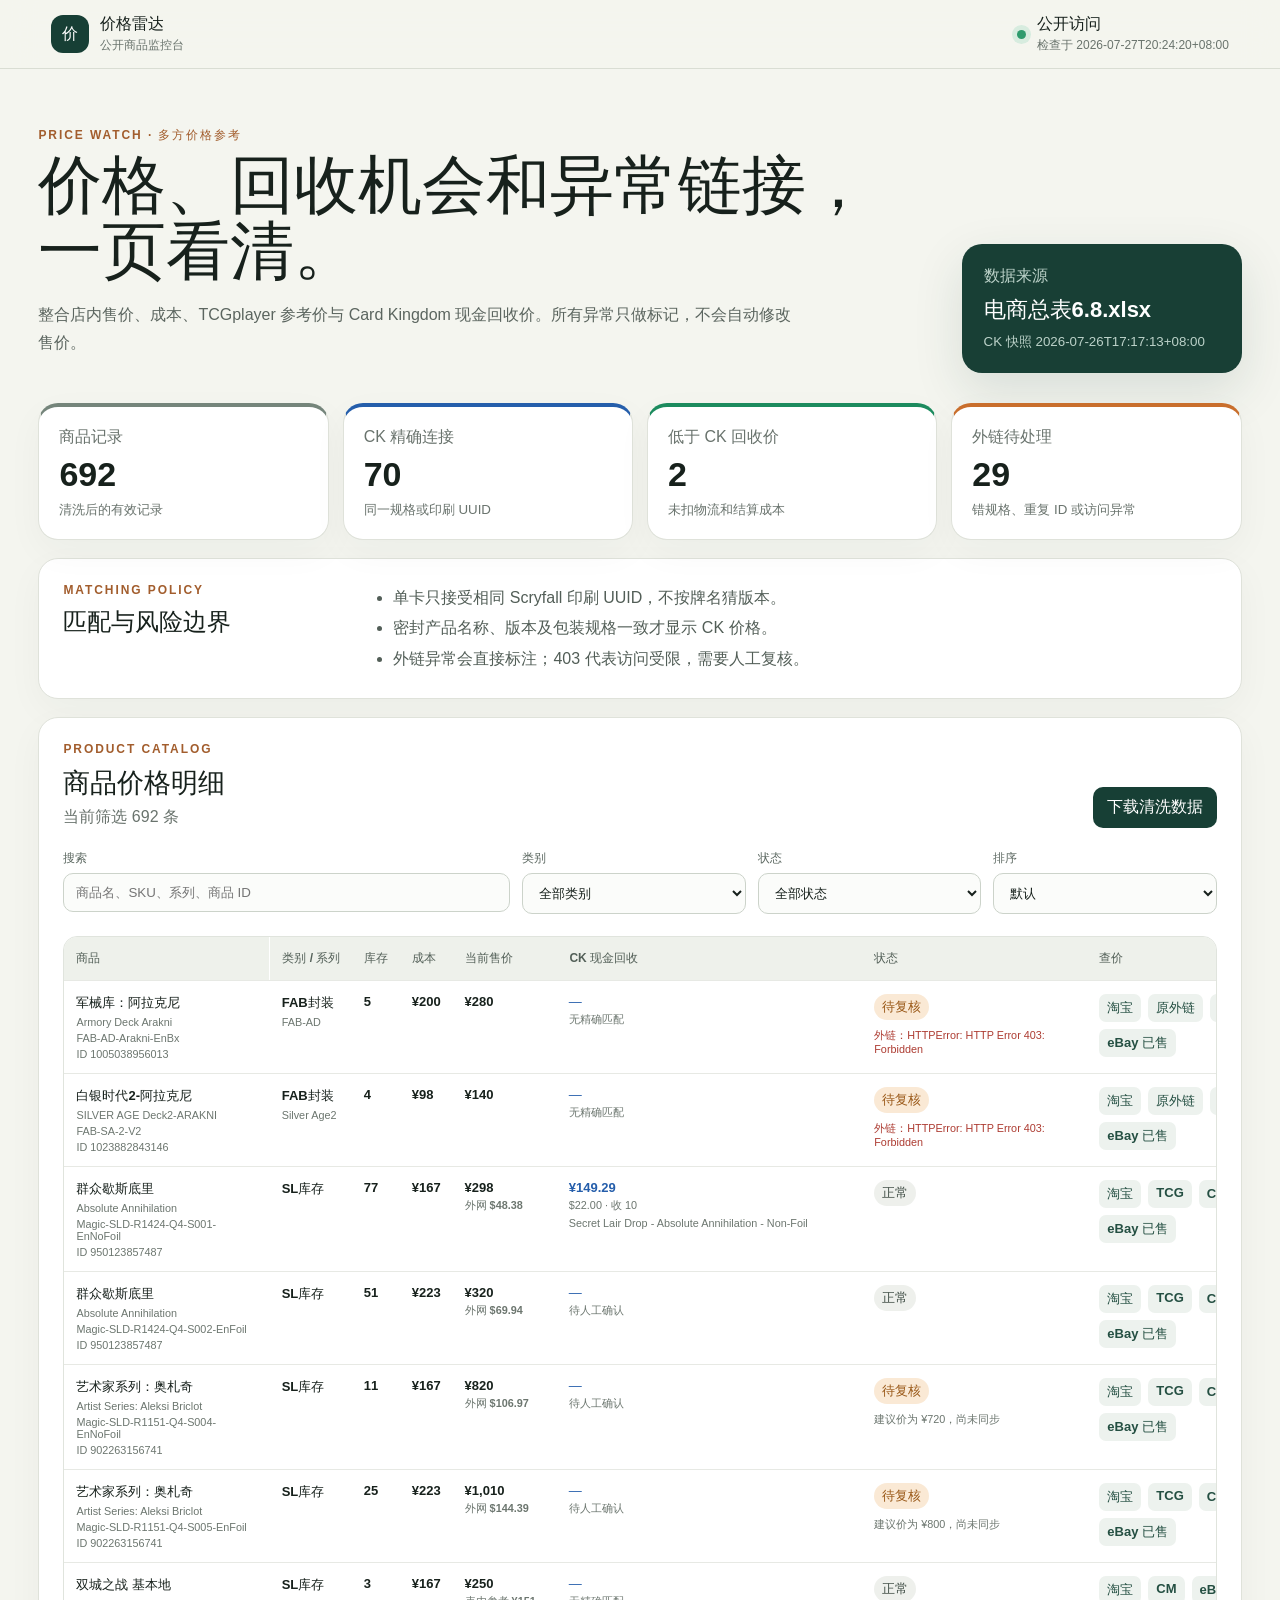
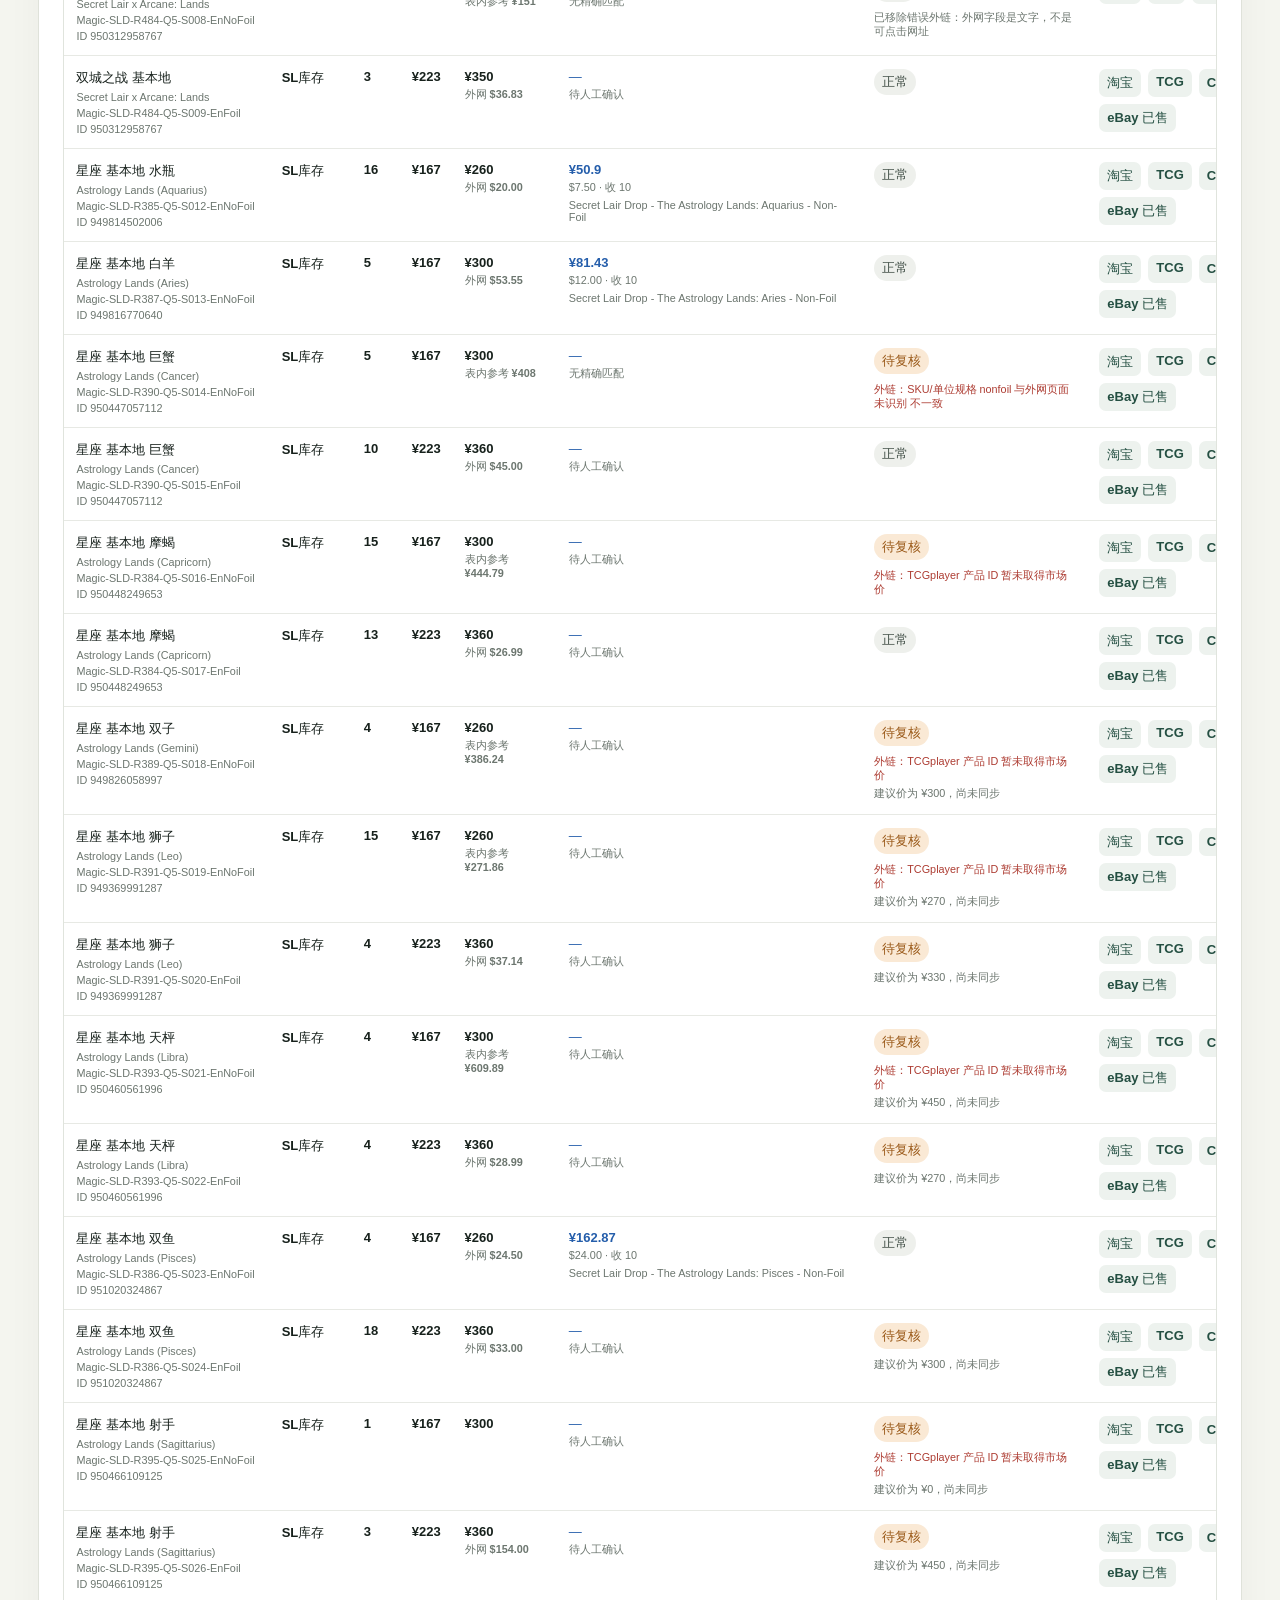
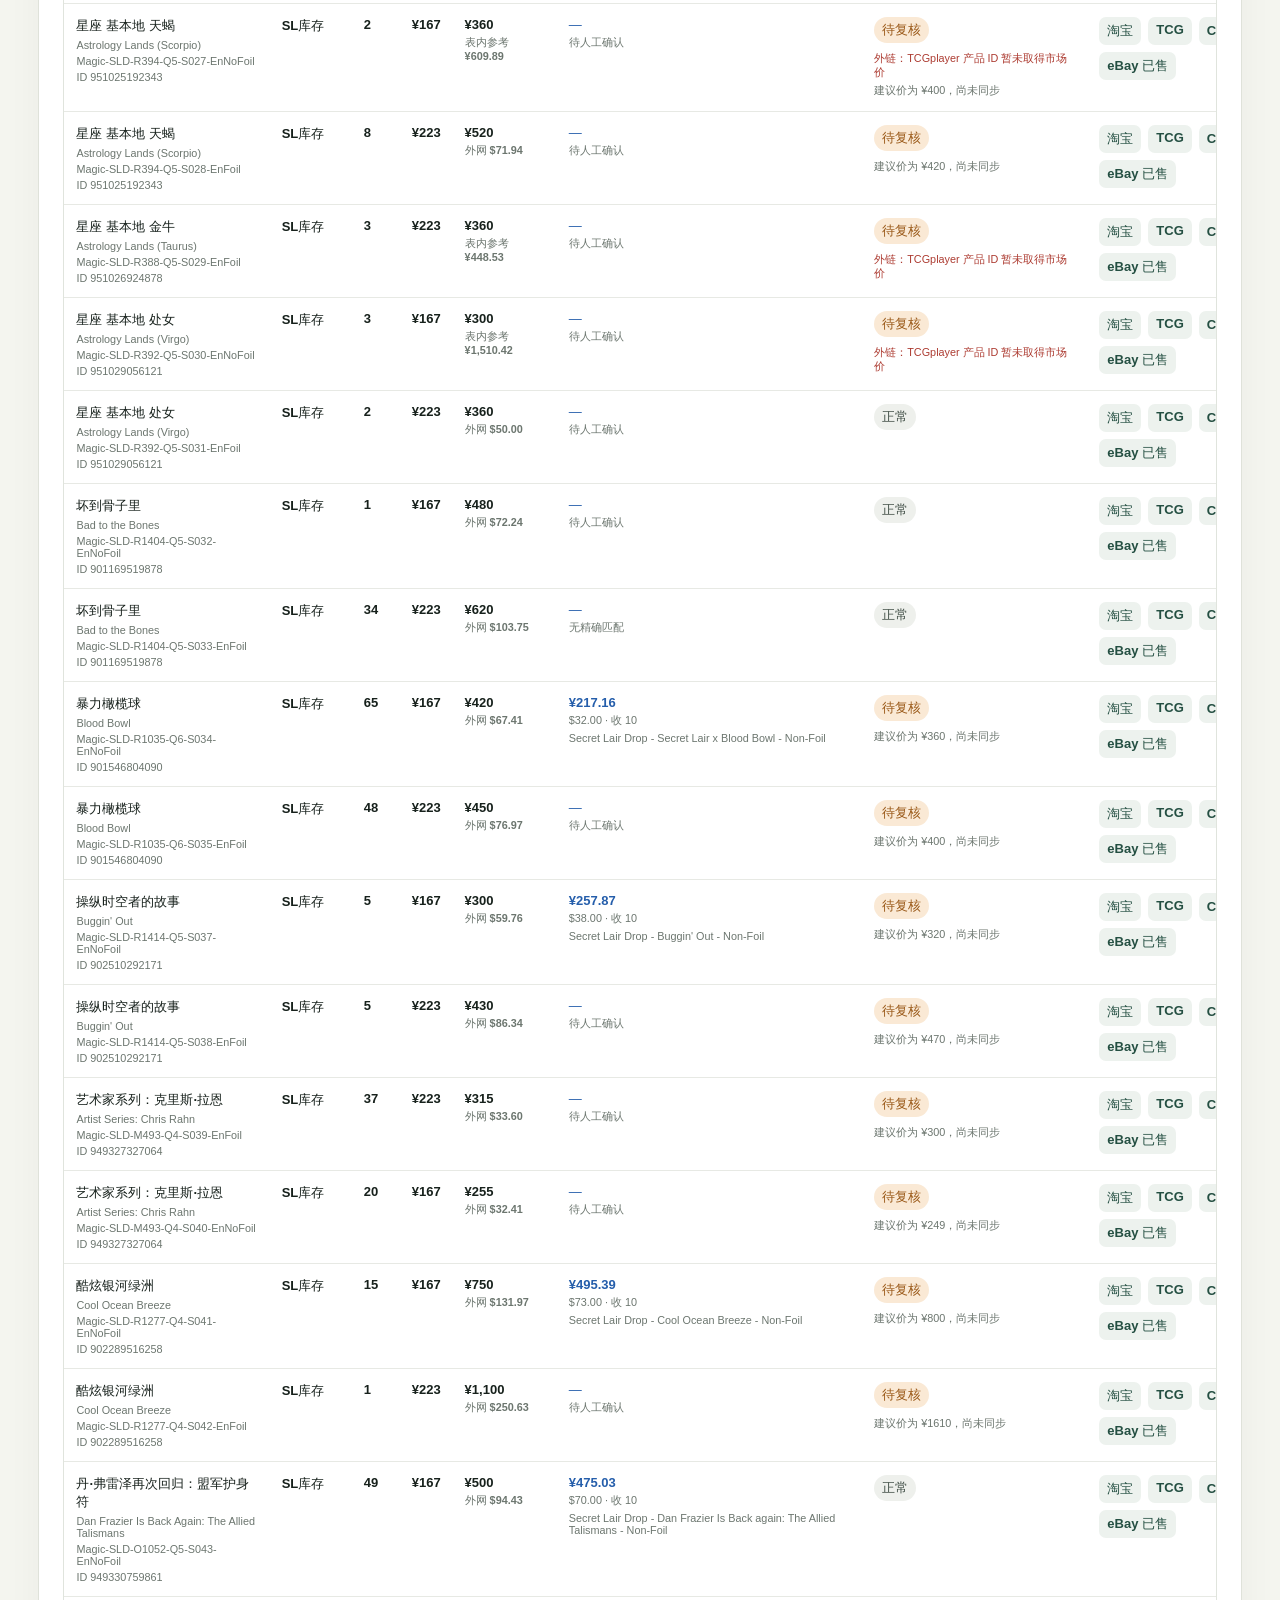
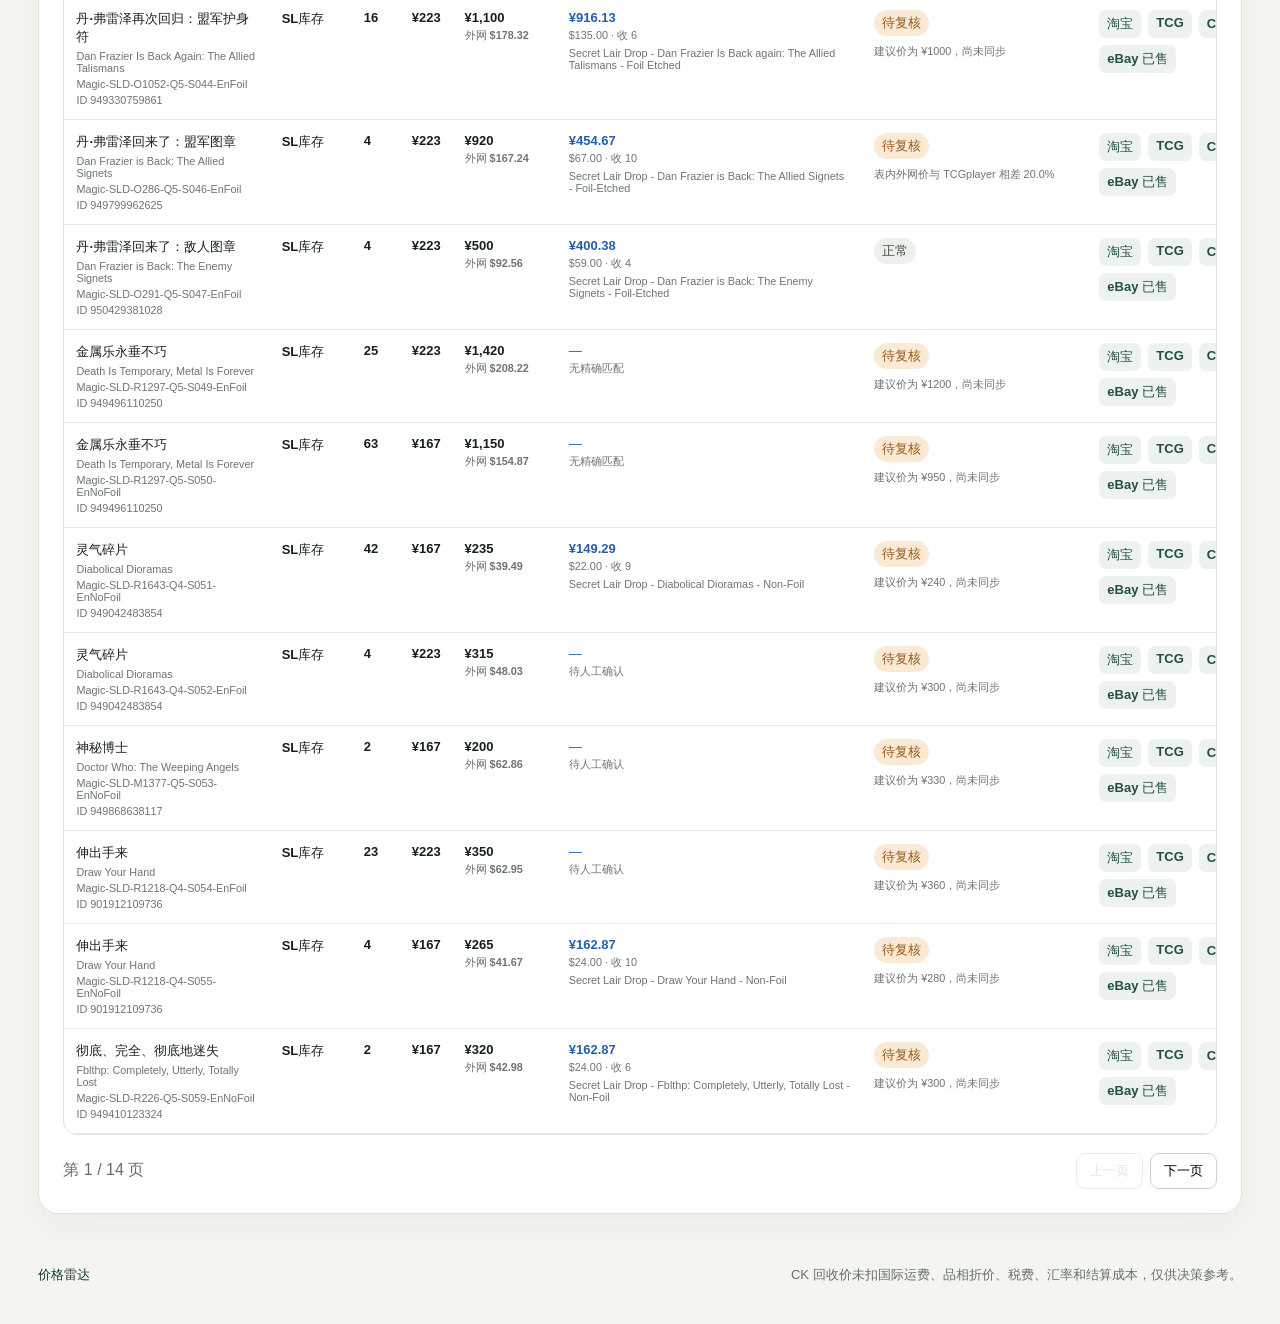
<file: price-radar/index.html>
<!doctype html>
<html lang="zh-CN">
<head>
  <meta charset="utf-8">
  <meta name="viewport" content="width=device-width, initial-scale=1">
  <meta name="description" content="公开的电商商品价格、CK 回收价与外链异常监控台">
  <title>价格雷达｜电商商品监控台</title>
  <link rel="stylesheet" href="./styles.css?v=20260727-1">
</head>
<body>
  <header class="topbar">
    <a class="brand" href="#top"><span class="brand-mark">价</span><span><b>价格雷达</b><small>公开商品监控台</small></span></a>
    <div class="sync-state"><span class="pulse"></span><span><b>公开访问</b><small id="checkedAt">正在载入数据</small></span></div>
  </header>

  <main id="top">
    <section class="hero">
      <div><p class="eyebrow">PRICE WATCH · 多方价格参考</p><h1>价格、回收机会和异常链接，一页看清。</h1><p>整合店内售价、成本、TCGplayer 参考价与 Card Kingdom 现金回收价。所有异常只做标记，不会自动修改售价。</p></div>
      <aside><span>数据来源</span><b id="sourceFile">电商总表</b><small id="ckTime">CK 数据载入中</small></aside>
    </section>

    <section class="kpis" aria-label="价格概览">
      <article><span>商品记录</span><strong id="productCount">—</strong><small>清洗后的有效记录</small></article>
      <article class="ck"><span>CK 精确连接</span><strong id="ckExact">—</strong><small>同一规格或印刷 UUID</small></article>
      <article class="opportunity"><span>低于 CK 回收价</span><strong id="ckBelow">—</strong><small>未扣物流和结算成本</small></article>
      <article class="warning"><span>外链待处理</span><strong id="linkIssues">—</strong><small>错规格、重复 ID 或访问异常</small></article>
    </section>

    <section class="notes panel">
      <div><p class="eyebrow">MATCHING POLICY</p><h2>匹配与风险边界</h2></div>
      <ul><li><b>单卡</b>只接受相同 Scryfall 印刷 UUID，不按牌名猜版本。</li><li><b>密封产品</b>名称、版本及包装规格一致才显示 CK 价格。</li><li><b>外链异常</b>会直接标注；403 代表访问受限，需要人工复核。</li></ul>
    </section>

    <section class="catalog panel">
      <div class="catalog-head"><div><p class="eyebrow">PRODUCT CATALOG</p><h2>商品价格明细</h2><span id="resultCount">正在载入</span></div><a class="download" href="./data/products.csv" download>下载清洗数据</a></div>
      <div class="filters">
        <label class="search"><span>搜索</span><input id="search" type="search" placeholder="商品名、SKU、系列、商品 ID"></label>
        <label><span>类别</span><select id="category"><option value="">全部类别</option></select></label>
        <label><span>状态</span><select id="status"><option value="">全部状态</option><option value="below-ck">低于 CK 回收价</option><option value="ck-exact">CK 精确连接</option><option value="link-issue">外链有问题</option><option value="critical">严重问题</option><option value="review">待复核</option><option value="below-external">低于外网价</option></select></label>
        <label><span>排序</span><select id="sort"><option value="default">默认</option><option value="ck-gap">CK 价差从高到低</option><option value="price-desc">售价从高到低</option><option value="price-asc">售价从低到高</option><option value="stock">库存从高到低</option></select></label>
      </div>
      <div class="table-wrap"><table><thead><tr><th>商品</th><th>类别 / 系列</th><th>库存</th><th>成本</th><th>当前售价</th><th>CK 现金回收</th><th>状态</th><th>查价</th></tr></thead><tbody id="rows"><tr><td colspan="8" class="empty">正在整理商品数据…</td></tr></tbody></table></div>
      <div class="pagination"><span id="pageInfo">第 1 / 1 页</span><div><button id="prev" type="button">上一页</button><button id="next" type="button">下一页</button></div></div>
    </section>
  </main>

  <footer><b>价格雷达</b><span>CK 回收价未扣国际运费、品相折价、税费、汇率和结算成本，仅供决策参考。</span></footer>
  <script src="./app.js?v=20260727-1" defer></script>
</body>
</html>
</file>
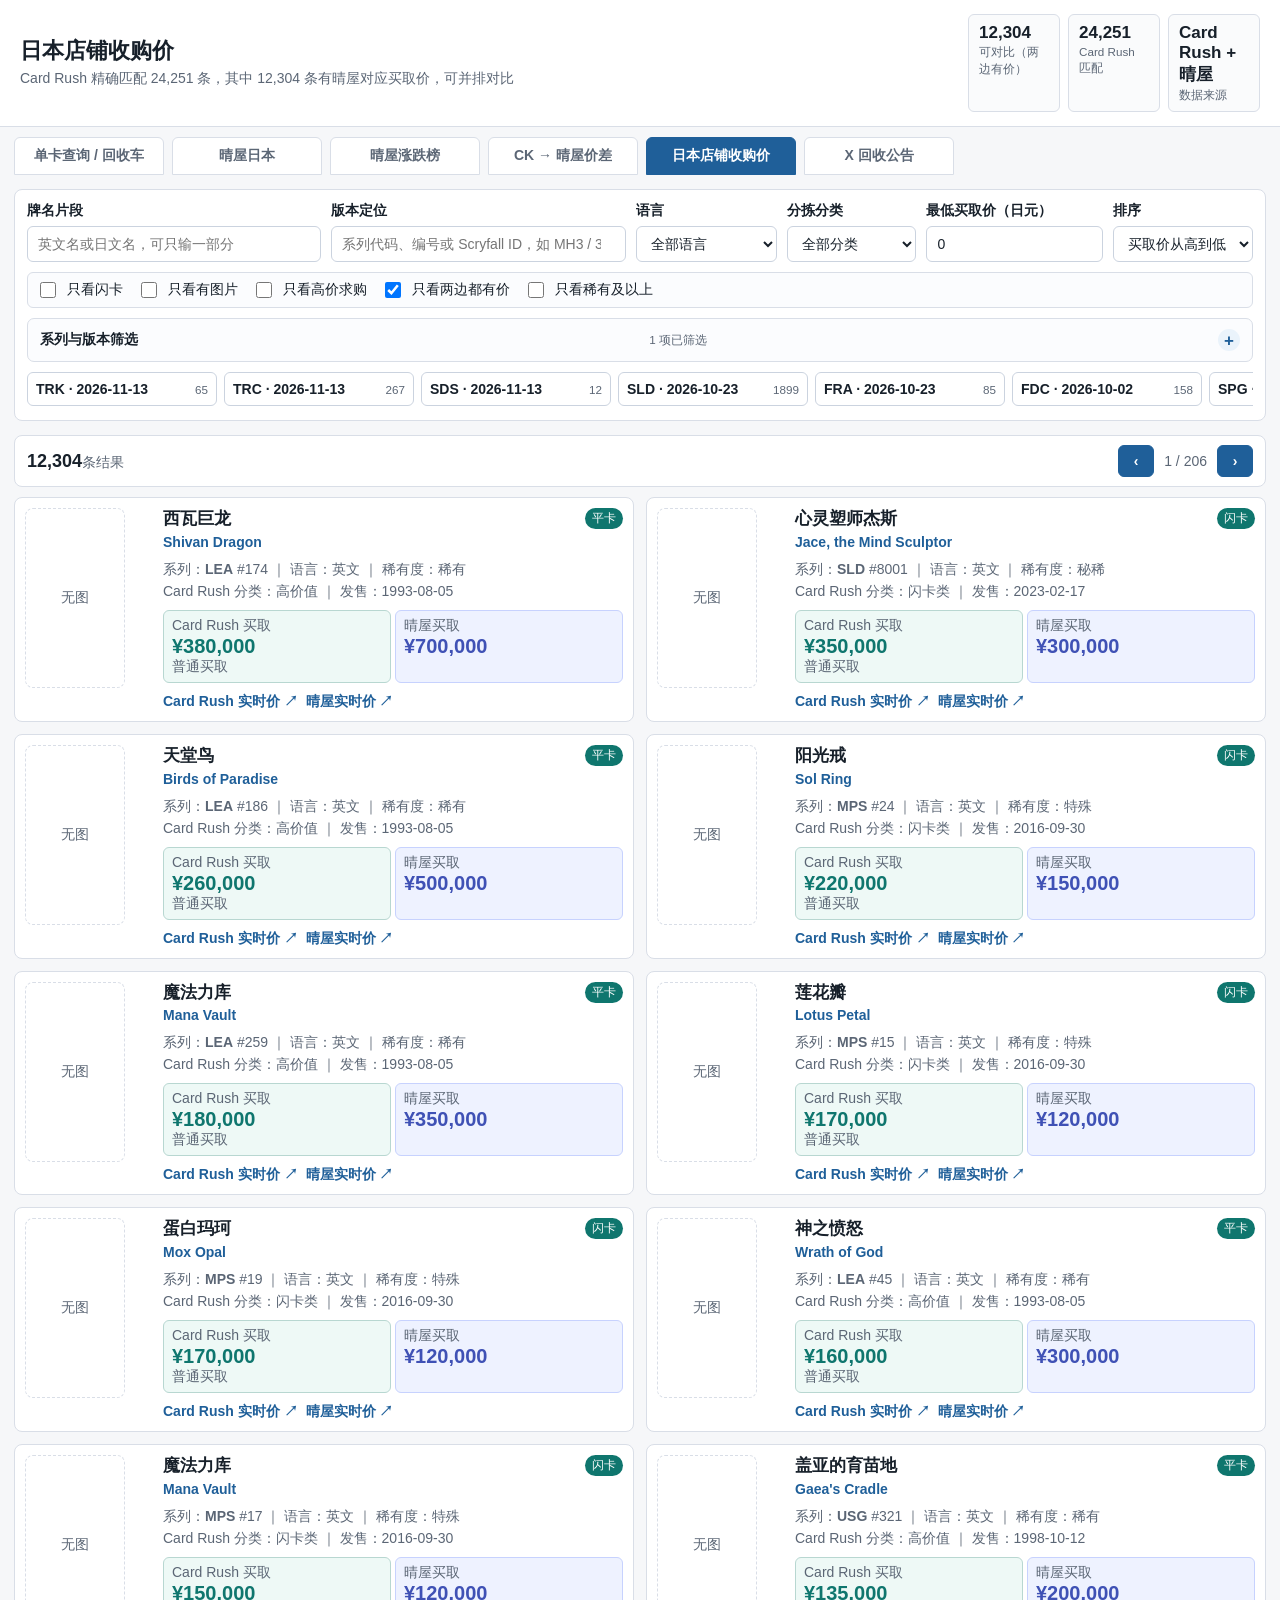
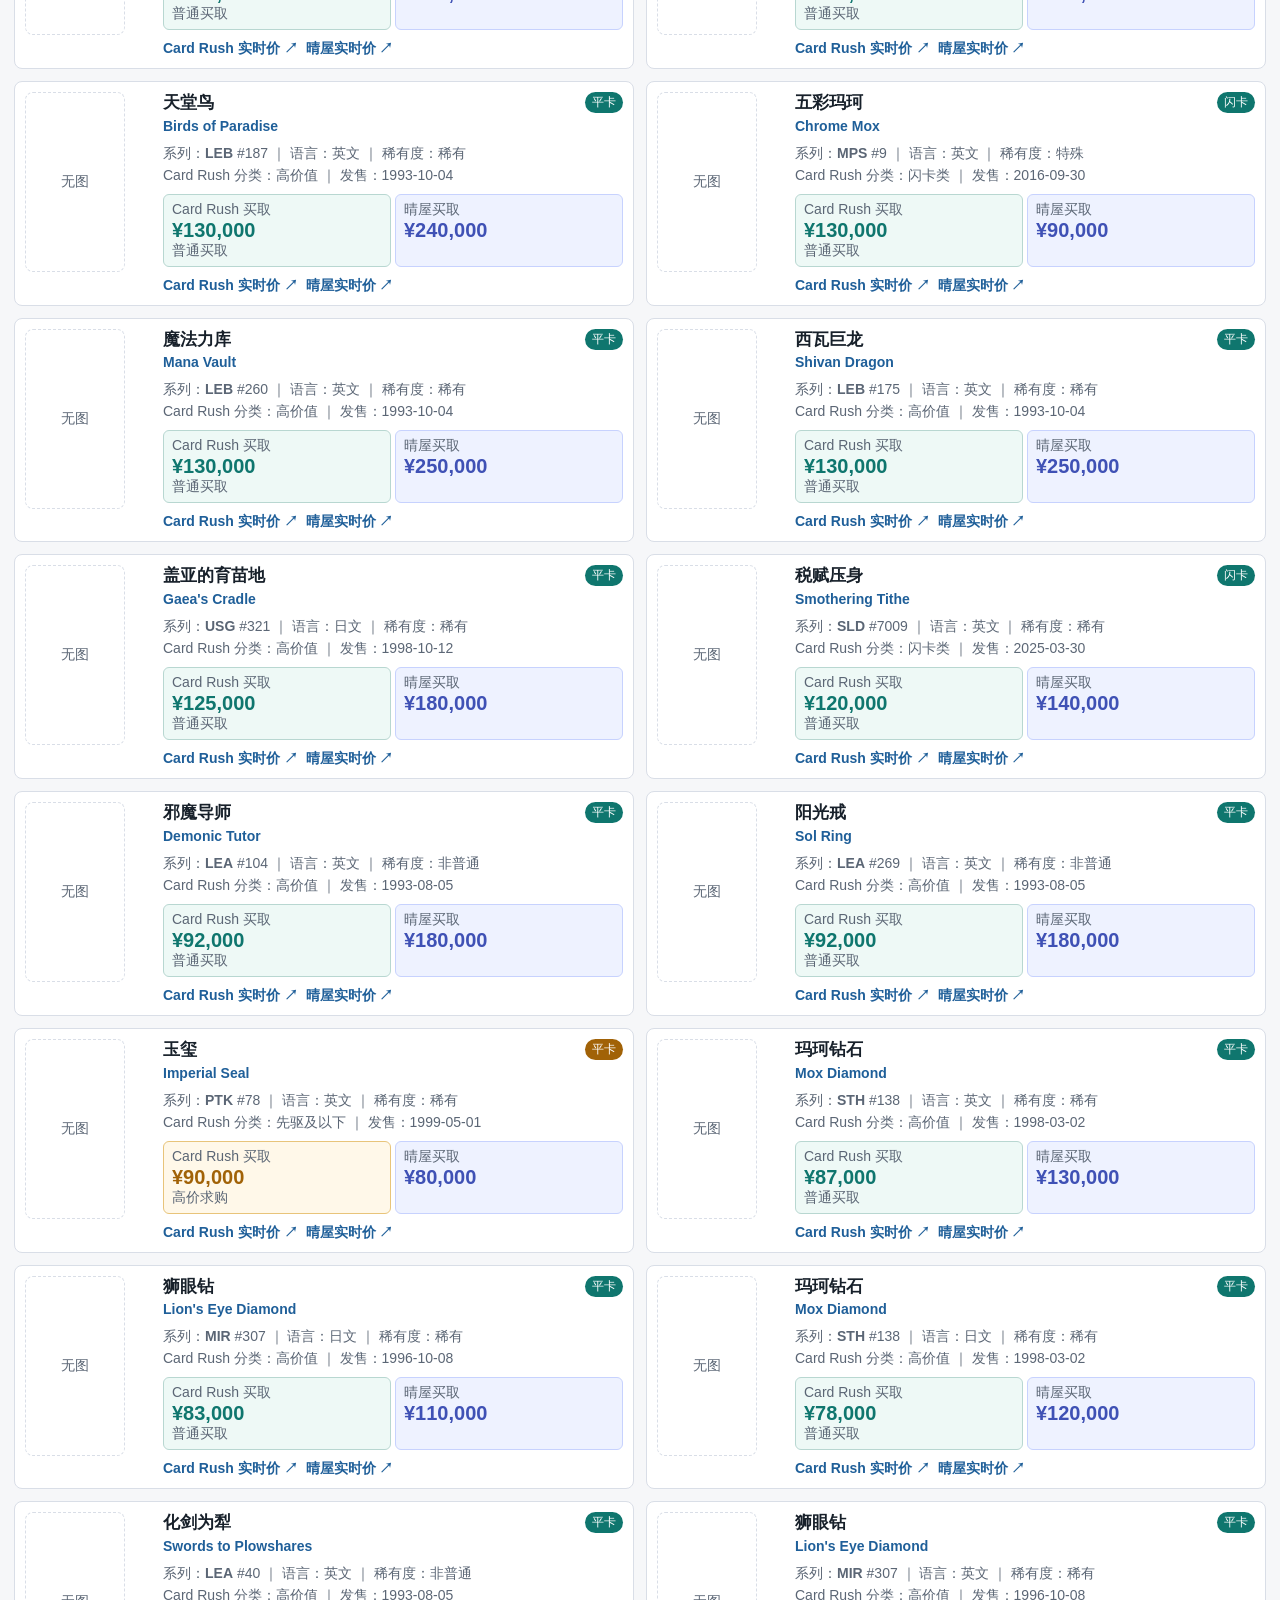
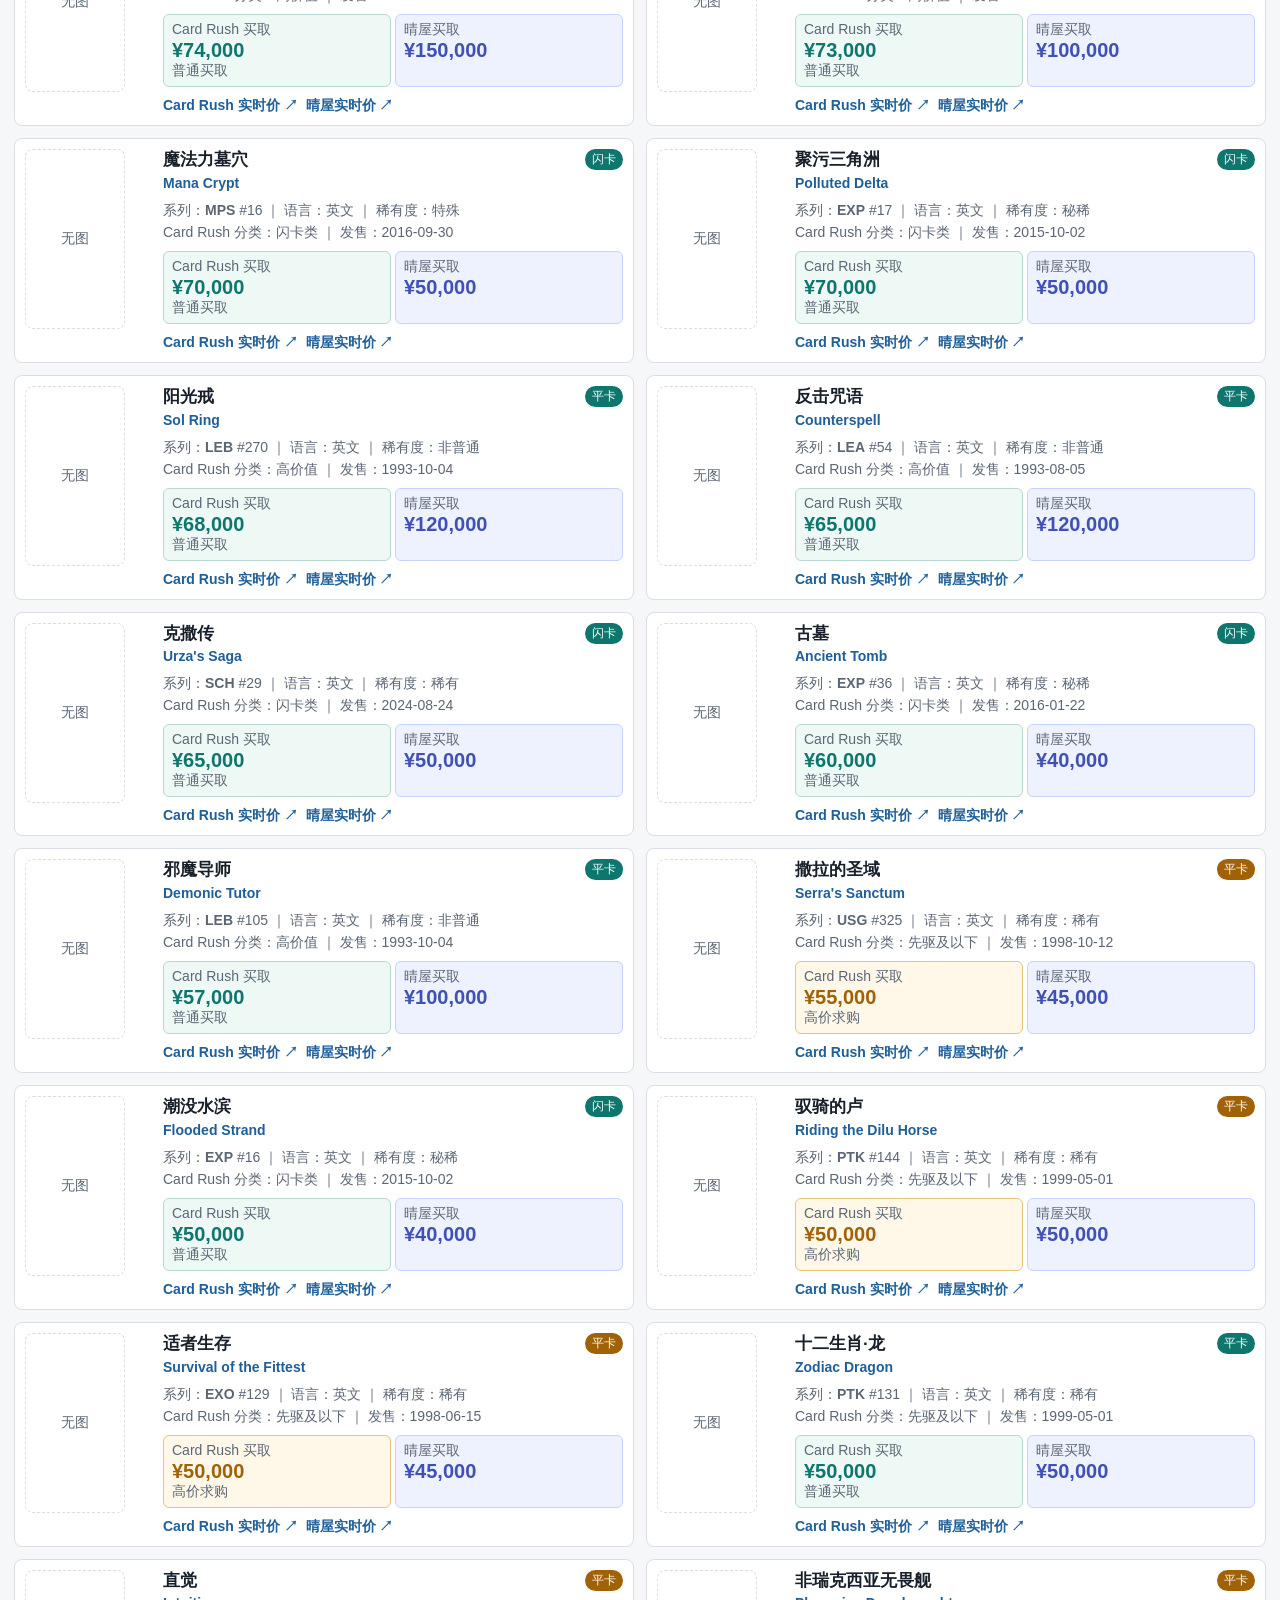
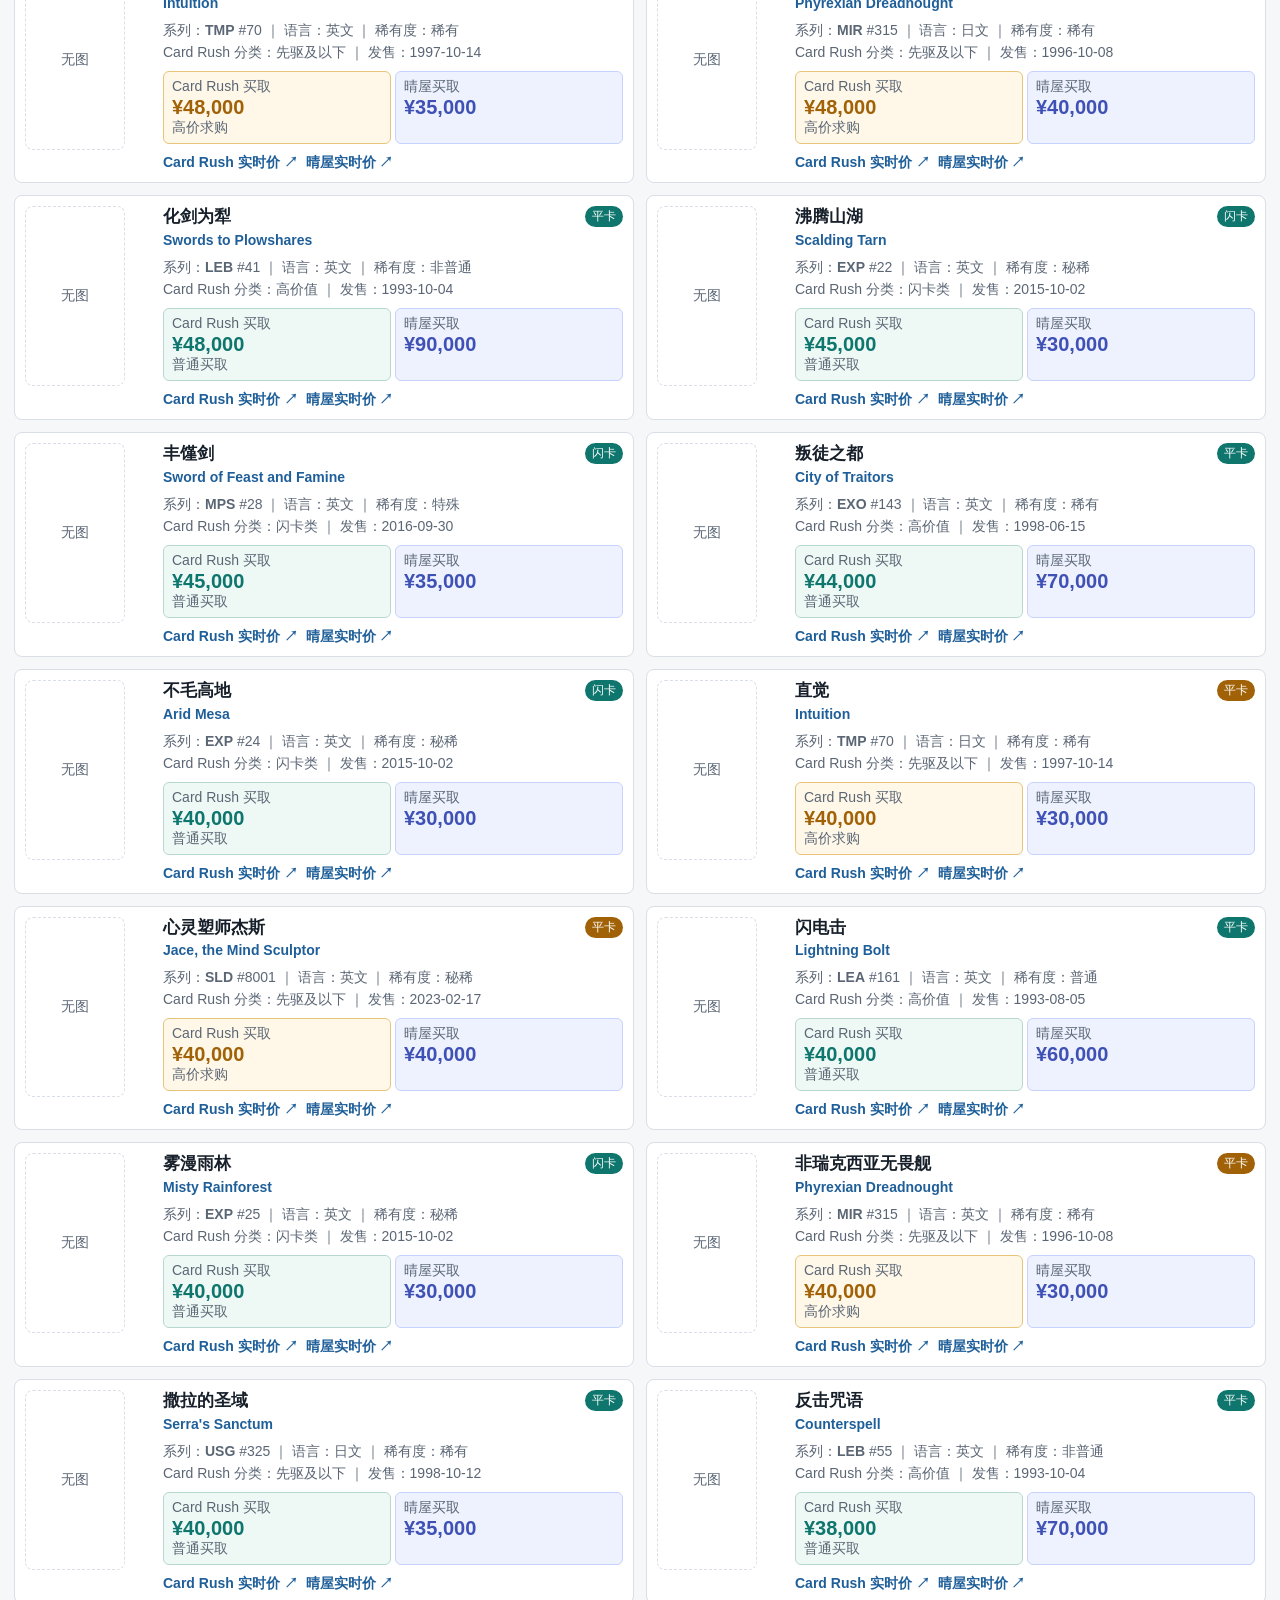
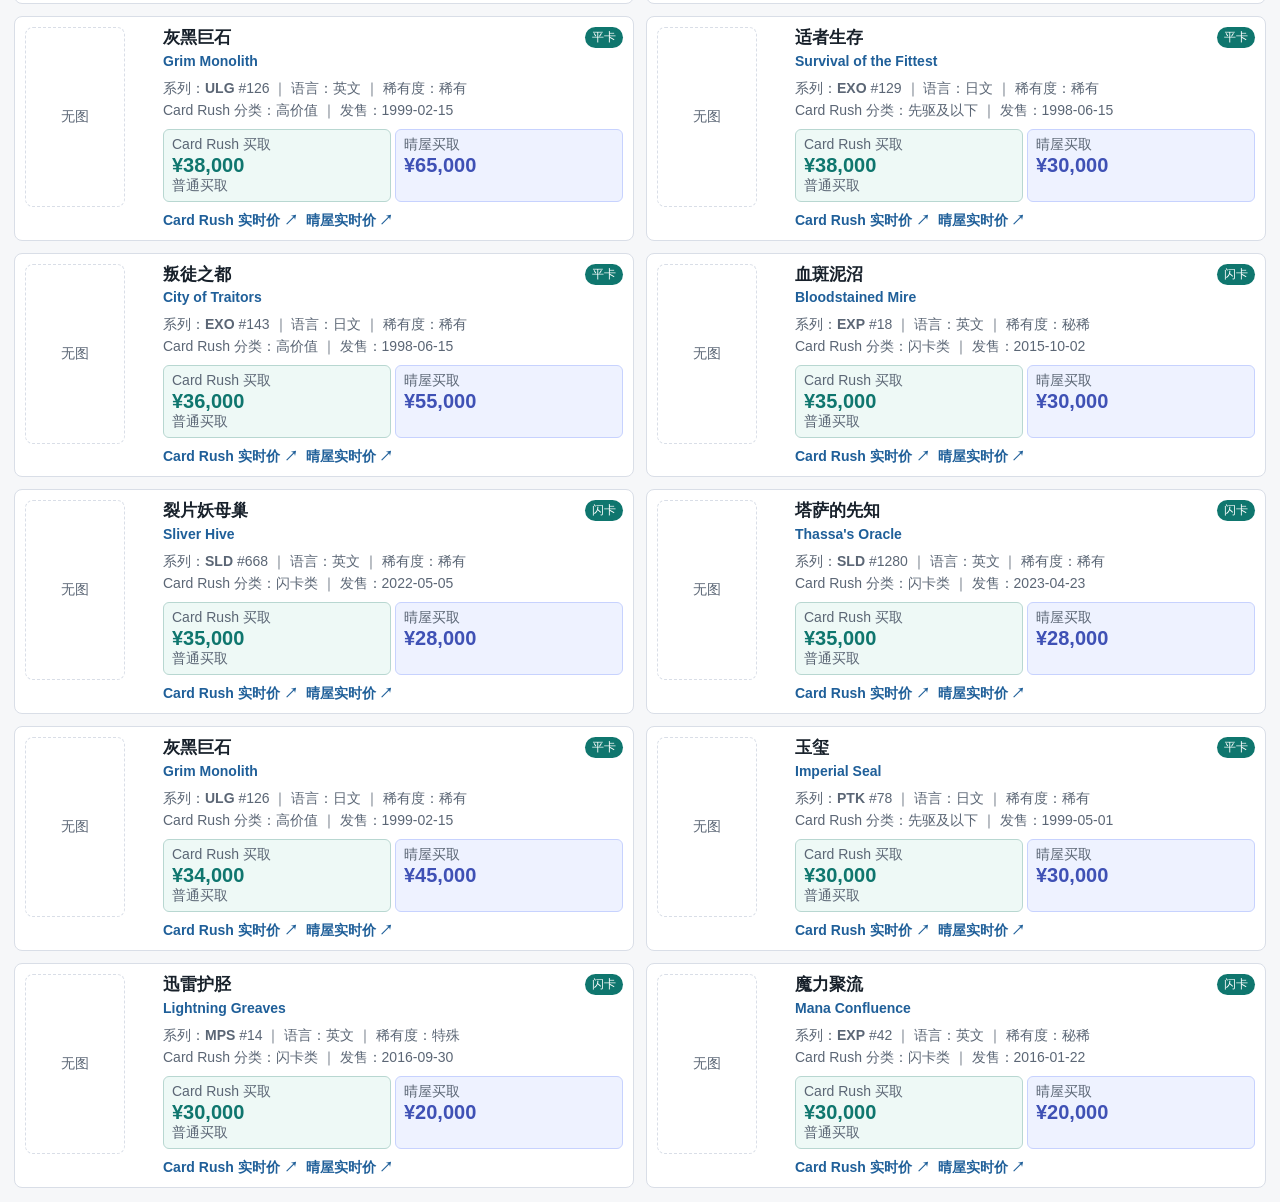
<file: cardrush.html>
<!doctype html>
<html lang="zh-CN">
<head>
  <meta charset="utf-8">
  <meta name="viewport" content="width=device-width, initial-scale=1">
  <title>日本店铺收购价 | MTG 单卡价格雷达</title>
  <link rel="stylesheet" href="./styles.css?v=20260801-hareruyamtg-refresh">
  <link rel="stylesheet" href="./cardrush.css?v=20261127-v7">
</head>
<body>
  <header class="topbar">
    <div>
      <h1>日本店铺收购价</h1>
      <p id="metaLine">正在载入 Card Rush 买取价…</p>
    </div>
    <div class="summary" aria-label="summary">
      <div><span id="itemCount">-</span><small>可对比（两边有价）</small></div>
      <div><span id="hotCount">-</span><small>Card Rush 匹配</small></div>
      <div><span id="updatedAt">-</span><small>数据来源</small></div>
    </div>
  </header>

  <nav class="app-tabs" aria-label="页面切换">
    <a class="tab-link" href="./index.html">单卡查询 / 回收车</a>
    <a class="tab-link" href="./hareruya.html">晴屋日本</a>
    <a class="tab-link" href="./hareruya-movers.html">晴屋涨跌榜</a>
    <a class="tab-link" href="./hareruya-opportunities.html">CK → 晴屋价差</a>
    <a class="tab-link active" href="./cardrush.html">日本店铺收购价</a>
    <a class="tab-link" href="./social.html">X 回收公告</a>
  </nav>

  <main class="layout">
    <section class="filters">
      <div class="filter-primary">
        <div class="field query-field">
          <label for="searchInput">牌名片段</label>
          <input id="searchInput" type="search" placeholder="英文名或日文名，可只输一部分">
        </div>
        <div class="field query-field">
          <label for="printSearchInput">版本定位</label>
          <input id="printSearchInput" type="search" placeholder="系列代码、编号或 Scryfall ID，如 MH3 / 352">
        </div>
        <div class="field">
          <label for="languageSelect">语言</label>
          <select id="languageSelect"><option value="">全部语言</option><option value="JP">日文</option><option value="EN">英文</option></select>
        </div>
        <div class="field">
          <label for="categorySelect">分拣分类</label>
          <select id="categorySelect"><option value="">全部分类</option></select>
        </div>
        <div class="field">
          <label for="minBuyInput">最低买取价（日元）</label>
          <input id="minBuyInput" type="number" min="0" step="100" value="0">
        </div>
        <div class="field">
          <label for="sortSelect">排序</label>
          <select id="sortSelect">
            <option value="buyDesc">买取价从高到低</option>
            <option value="buyAsc">买取价从低到高</option>
            <option value="nameAsc">牌名 A-Z</option>
            <option value="newest">系列从新到旧</option>
          </select>
        </div>
      </div>
      <div class="checks quick-checks">
        <label><input id="foilOnly" type="checkbox"> 只看闪卡</label>
        <label><input id="withImageOnly" type="checkbox"> 只看有图片</label>
        <label><input id="hotOnly" type="checkbox"> 只看高价求购</label>
        <label><input id="bothOnly" type="checkbox" checked> 只看两边都有价</label>
        <label><input id="rareOnly" type="checkbox"> 只看稀有及以上</label>
      </div>
      <details class="filter-drawer">
        <summary><span>系列与版本筛选</span><small id="filterSummary">默认筛选</small></summary>
        <div class="drawer-body advanced-filter-grid">
          <div class="field">
            <label for="raritySelect">稀有度</label>
            <select id="raritySelect"><option value="">全部稀有度</option></select>
          </div>
          <div class="field">
            <label for="setSelect">系列</label>
            <select id="setSelect"><option value="">全部系列</option></select>
          </div>
          <div class="field">
            <label for="resetButton">重置筛选</label>
            <button id="resetButton" type="button">恢复默认</button>
          </div>
        </div>
      </details>
      <div class="set-chips" id="recentSetChips" aria-label="最近系列"></div>
    </section>

    <section class="results">
      <div class="resultbar">
        <div><strong id="resultCount">0</strong><span>条结果</span></div>
        <div class="pager"><button id="prevButton" type="button" aria-label="上一页">‹</button><span id="pageLine">1 / 1</span><button id="nextButton" type="button" aria-label="下一页">›</button></div>
      </div>
      <div id="cardsGrid" class="cards-grid"></div>
      <div id="emptyState" class="empty" hidden>没有符合条件的买取价</div>
    </section>
  </main>

  <template id="cardTemplate">
    <article class="card cr-card">
      <div class="thumb"><img loading="lazy" alt=""></div>
      <div class="card-main">
        <div class="name-row"><h2></h2><span class="badge"></span></div>
        <p class="cn"></p>
        <div class="details"></div>
        <div class="prices"></div>
        <div class="links"></div>
      </div>
    </article>
  </template>
  <script src="./cardrush.js?v=20261127-v7"></script>
</body>
</html>
</file>
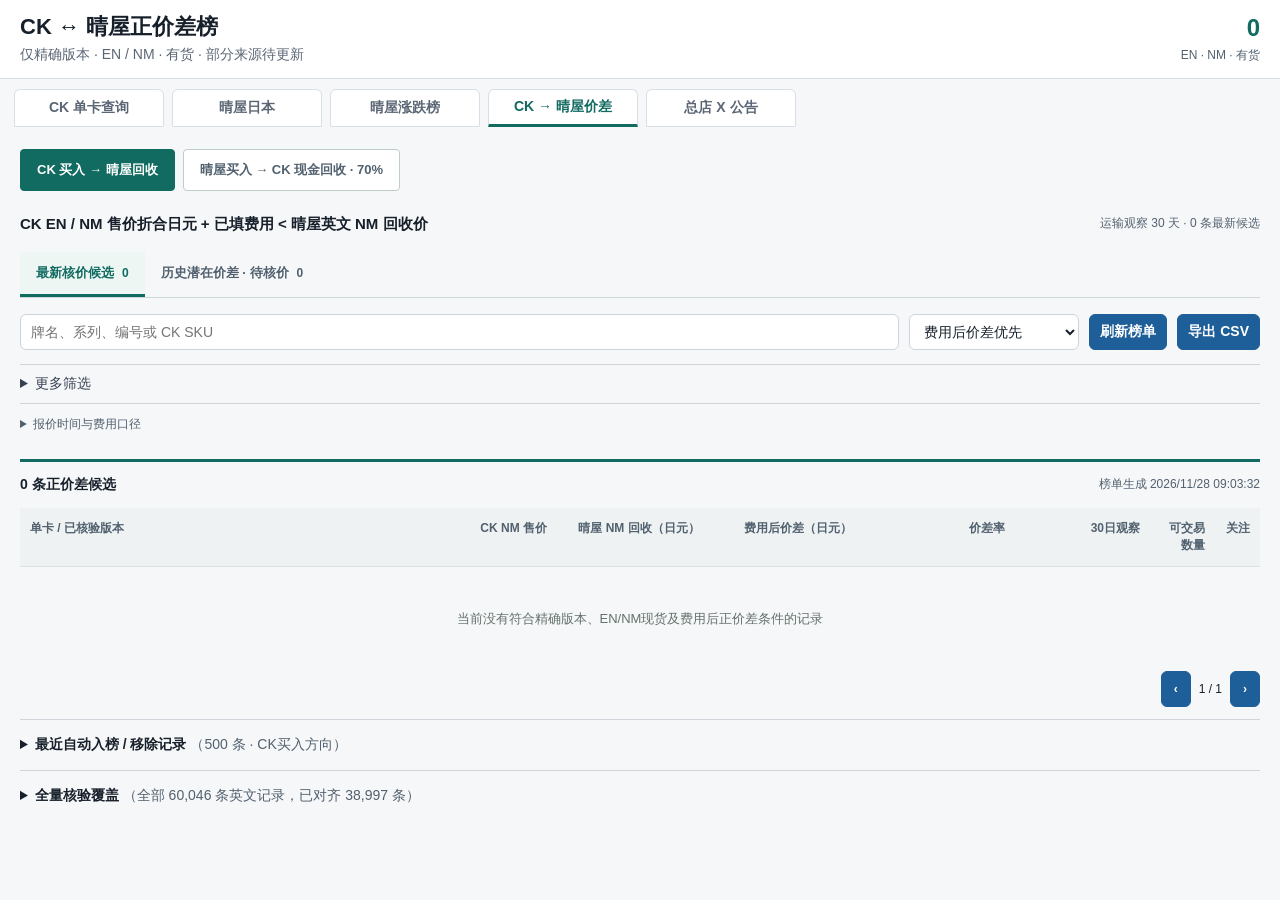
<file: hareruya-opportunities.html>
<!doctype html>
<html lang="zh-CN">
<head>
  <meta charset="utf-8">
  <meta name="viewport" content="width=device-width, initial-scale=1">
  <title>CK → 晴屋价差榜 | MTG 价格雷达</title>
  <link rel="icon" href="data:,">
  <link rel="stylesheet" href="./styles.css">
  <link rel="stylesheet" href="./hareruya-movers.css?v=20261114">
  <link rel="stylesheet" href="./hareruya-opportunities.css?v=20261115-alignment">
</head>
<body>
  <header class="topbar"><div><h1>CK ↔ 晴屋正价差榜</h1><p id="opportunityStatus" role="status">正在核对同版本英文报价…</p></div><strong class="opportunity-count"><span id="activeCount">0</span><small>EN · NM · 有货</small></strong></header>
  <nav class="app-tabs" aria-label="页面切换"><a class="tab-link" href="./index.html">CK 单卡查询</a><a class="tab-link" href="./hareruya.html">晴屋日本</a><a class="tab-link" href="./hareruya-movers.html">晴屋涨跌榜</a><a class="tab-link active" href="./hareruya-opportunities.html" aria-current="page">CK → 晴屋价差</a><a class="tab-link" href="./social.html">总店 X 公告</a></nav>
  <main class="rank-main">
    <div class="opportunity-directions" role="group" aria-label="交易方向"><button type="button" data-direction="forward" aria-pressed="true">CK 买入 → 晴屋回收</button><button type="button" data-direction="reverse" aria-pressed="false">晴屋买入 → CK 现金回收 · 70%</button></div>
    <div class="opportunity-rule"><strong id="directionRule">CK NM 售价折合日元 + 已填费用 &lt; 晴屋英文 NM 回收价</strong><span id="membershipSummary">自动维护</span></div>
    <div class="opportunity-scopes" role="group" aria-label="报价范围">
      <button type="button" data-scope="live" aria-pressed="true">最新核价候选 <span id="scopeLiveCount">0</span></button>
      <button type="button" data-scope="history" aria-pressed="false">历史潜在价差 · 待核价 <span id="scopeHistoryCount">0</span></button>
    </div>
    <div class="rank-toolbar">
      <input id="opportunitySearch" type="search" placeholder="牌名、系列、编号或 CK SKU" aria-label="搜索价差榜">
      <select id="opportunitySort" aria-label="排序"><option value="spread">费用后价差优先</option><option value="percent">价差率优先</option><option value="price">买入成本最低</option><option value="floor">30日最低观察价差</option><option value="coverage">30日核价覆盖优先</option></select>
      <button id="reloadOpportunities" type="button" title="读取最新已发布报价">刷新榜单</button>
      <button id="exportOpportunities" type="button" title="导出当前筛选结果">导出 CSV</button>
    </div>
    <details class="rank-filter-drawer"><summary>更多筛选</summary><div class="opportunity-filters">
      <label>闪别<select id="opportunityFinish"><option value="">全部</option><option value="nonfoil">仅不闪</option><option value="foil">仅普通闪</option><option value="special">特殊工艺待核验</option><option value="unknown">闪别待核验</option></select></label>
      <label>系列<select id="opportunitySet"><option value="">全部系列</option></select></label>
      <label>最低价差（日元）<input id="minimumSpread" type="number" min="0" step="100" value="0"></label>
      <label>最低价差率（%）<input id="minimumPercent" type="number" min="0" step="1" value="0"></label>
      <label>每张附加费用（人民币）<input id="additionalCostCny" type="number" min="0" step="0.1" value="0" title="每张分摊的运输、税费及换汇成本"></label>
      <label class="rank-watch-only"><input id="opportunityWatched" type="checkbox">仅看关注</label>
    </div></details>
    <details class="opportunity-metadata"><summary>报价时间与费用口径</summary><div class="opportunity-sources"><span id="ckQuoteTime">CK 核价 -</span><span id="hareruyaQuoteTime">晴屋核价 -</span><span id="exchangeRate">汇率 -</span></div>
    <p class="opportunity-notice">仅比较同版本 EN / NM 与普通闪别，价差只扣已填费用；费用为 0 时是毛价差，不保证净利润。历史报价、运输观察和当前现货分别标注，不锁定未来收价。<a href="https://www.hareruyamtg.com/ja/purchase/" target="_blank" rel="noreferrer">晴屋仅接受日本境内卖家</a>，最终按实物验收。</p></details>
    <section class="opportunity-board" aria-label="当前价差榜">
      <div class="opportunity-result"><strong id="visibleCount">0 张</strong><span id="builtAt">-</span></div>
      <div class="opportunity-table-wrap"><table class="opportunity-table"><thead><tr><th>单卡 / 已核验版本</th><th id="costHeading">CK NM 售价</th><th id="buyHeading">晴屋 NM 回收（日元）</th><th>费用后价差（日元）</th><th>价差率</th><th>30日观察</th><th>可交易数量</th><th>关注</th></tr></thead><tbody id="opportunityRows"></tbody></table></div>
      <p id="opportunityEmpty" class="rank-empty" hidden>当前范围没有符合筛选条件的记录</p>
      <div class="rank-pager"><button type="button" id="previousOpportunities" aria-label="上一页">‹</button><span id="opportunityPage">1 / 1</span><button type="button" id="nextOpportunities" aria-label="下一页">›</button></div>
    </section>
    <details class="opportunity-audit"><summary>最近自动入榜 / 移除记录 <span id="eventCount"></span></summary><div class="opportunity-event-toolbar"><select id="eventFilter" aria-label="调整类型"><option value="">全部调整</option><option value="added">自动入榜</option><option value="removed">自动移除</option></select><small>近 7 天，最多显示 50 条</small></div><div id="opportunityEvents"></div></details>
    <details class="opportunity-audit"><summary>全量核验覆盖 <span id="coverageSummary"></span></summary>
      <p id="reverseCoverage" class="opportunity-notice"></p><p id="captureProgress" class="capture-progress"></p>
      <button id="exportAudit" type="button" class="audit-export">导出全量核验明细</button>
      <h3 class="coverage-heading">版本核验</h3><dl id="identityReasons" class="opportunity-exclusions"></dl>
      <h3 class="coverage-heading">晴屋报价时效</h3><dl id="quoteCoverage" class="opportunity-exclusions"></dl>
      <details class="eligibility-audit"><summary>CK 买入方向未入榜原因</summary><dl id="excludedReasons" class="opportunity-exclusions"></dl></details>
      <div class="opportunity-source-links"><a href="./hareruya.html">全部晴屋原始报价</a><a href="https://api.cardkingdom.com/api/v2/pricelist" target="_blank" rel="noreferrer">CK 官方报价</a><a href="https://www.hareruyamtg.com/ja/purchase/" target="_blank" rel="noreferrer">晴屋官方回收</a><a href="https://open.er-api.com/v6/latest/USD" target="_blank" rel="noreferrer">汇率来源</a><a href="https://github.com/tdbxg/ck-mtg-buylist-viewer/actions/workflows/update-hareruya.yml" target="_blank" rel="noreferrer">更新任务</a></div>
    </details>
  </main>
  <script src="./pako_inflate.min.js?v=20260706-pako"></script>
  <script src="./hareruya-opportunities.js?v=20261115-alignment"></script>
</body>
</html>
</file>
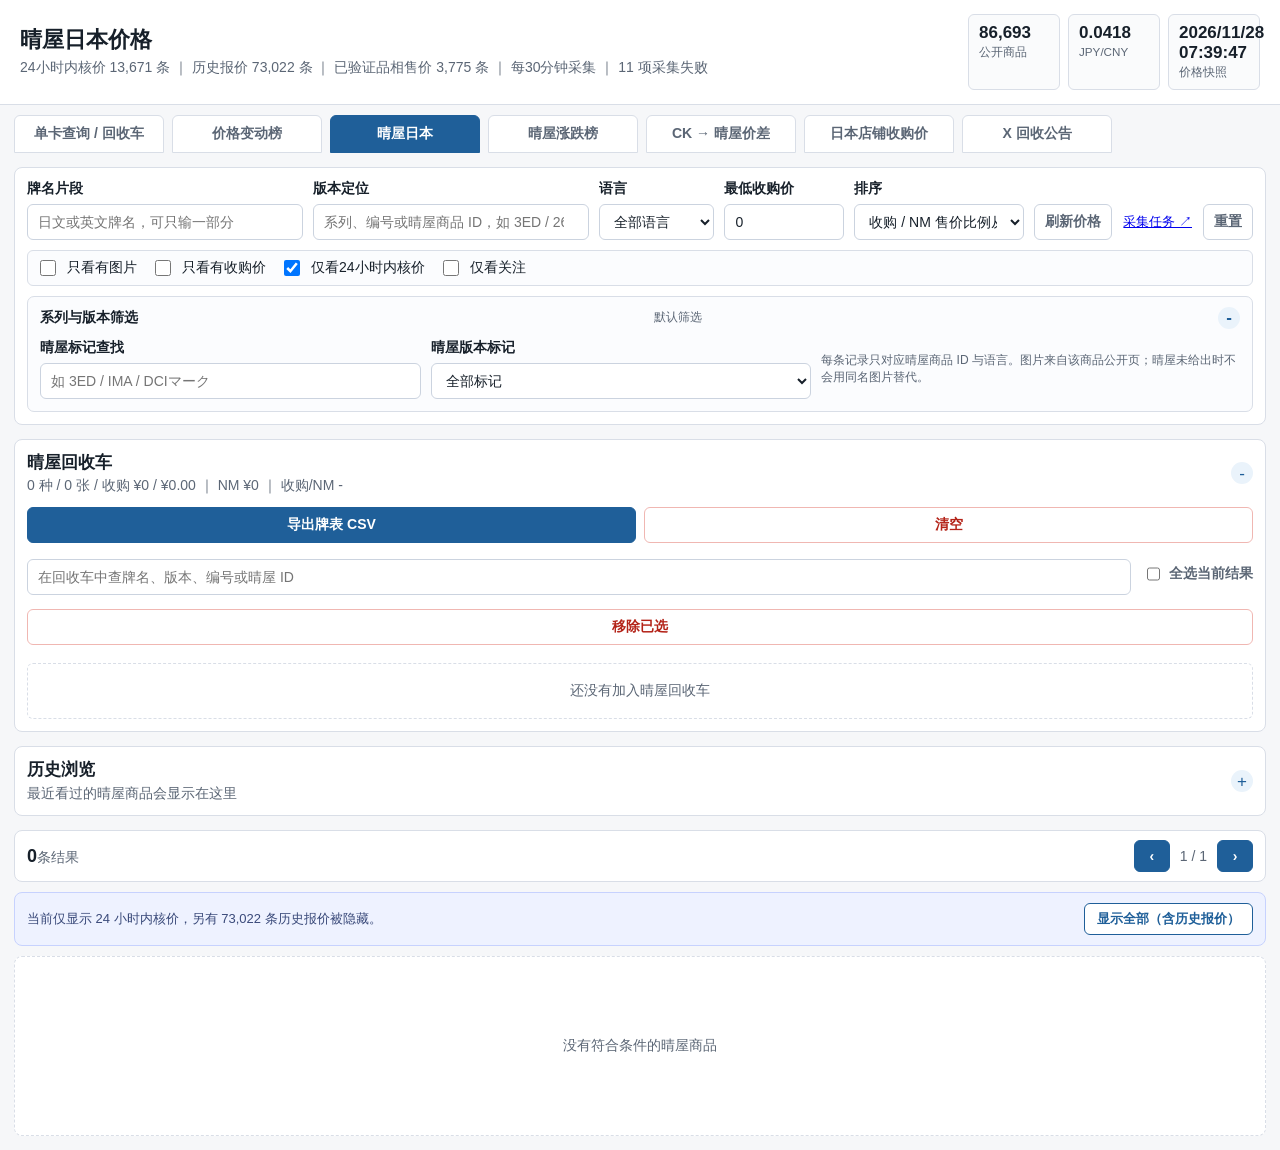
<file: hareruya.html>
<!doctype html>
<html lang="zh-CN">
<head>
  <meta charset="utf-8">
  <meta name="viewport" content="width=device-width, initial-scale=1">
  <title>晴屋日本价格 | MTG 单卡价格雷达</title>
  <link rel="stylesheet" href="./styles.css?v=20260801-hareruyamtg-refresh">
  <link rel="stylesheet" href="./hareruya.css?v=20261126-ui-v2">
</head>
<body>
  <header class="topbar">
    <div>
      <h1>晴屋日本价格</h1>
      <p id="metaLine">正在载入晴屋价格快照...</p>
    </div>
    <div class="summary" aria-label="summary">
      <div><span id="itemCount">-</span><small>公开商品</small></div>
      <div><span id="jpyRate">-</span><small>JPY/CNY</small></div>
      <div><span id="updatedAt">-</span><small>价格快照</small></div>
    </div>
  </header>

  <nav class="app-tabs" aria-label="页面切换">
    <a class="tab-link" href="./index.html">单卡查询 / 回收车</a>
    <a class="tab-link" href="./index.html#movers">价格变动榜</a>
    <a class="tab-link active" href="./hareruya.html">晴屋日本</a>
    <a class="tab-link" href="./hareruya-movers.html">晴屋涨跌榜</a>
    <a class="tab-link" href="./hareruya-opportunities.html">CK → 晴屋价差</a>
    <a class="tab-link" href="./cardrush.html">日本店铺收购价</a>
    <a class="tab-link" href="./social.html">X 回收公告</a>
  </nav>

  <main class="layout">
    <aside class="filters" aria-label="晴屋筛选">
      <div class="filter-primary hareruya-filter-primary">
        <div class="field query-field">
          <label for="searchInput">牌名片段</label>
          <input id="searchInput" type="search" placeholder="日文或英文牌名，可只输一部分">
        </div>
        <div class="field query-field">
          <label for="printSearchInput">版本定位</label>
          <input id="printSearchInput" type="search" placeholder="系列、编号或晴屋商品 ID，如 3ED / 2639">
        </div>
        <div class="field">
          <label for="languageSelect">语言</label>
          <select id="languageSelect"><option value="">全部语言</option><option value="JP">日文</option><option value="EN">英文</option></select>
        </div>
        <div class="field">
          <label for="minBuyInput">最低收购价</label>
          <input id="minBuyInput" type="number" min="0" step="100" value="0" aria-label="最低晴屋收购价（日元）">
        </div>
        <div class="field">
          <label for="sortSelect">排序</label>
          <select id="sortSelect">
            <option value="buyRatioDesc">收购 / NM 售价比例从高到低</option>
            <option value="buyDesc">收购价从高到低</option>
            <option value="saleDesc">NM 售价从高到低</option>
            <option value="saleAsc">NM 售价从低到高</option>
            <option value="nameAsc">牌名 A-Z</option>
            <option value="setAsc">晴屋标记 A-Z</option>
          </select>
        </div>
        <div class="filter-actions">
          <button id="refreshButton" class="secondary-button" type="button" title="重新载入已发布的最新价格">刷新价格</button>
          <a class="button-link" href="https://github.com/tdbxg/ck-mtg-buylist-viewer/actions/workflows/update-hareruya.yml" target="_blank" rel="noreferrer" title="打开采集任务，可登录后手动运行">采集任务 ↗</a>
          <button id="resetButton" class="secondary-button" type="button">重置</button>
        </div>
      </div>

      <div class="checks quick-checks">
        <label><input id="withImageOnly" type="checkbox"> 只看有图片</label>
        <label><input id="buyableOnly" type="checkbox"> 只看有收购价</label>
        <label><input id="freshOnly" type="checkbox" checked> 仅看24小时内核价</label>
        <label><input id="watchedOnly" type="checkbox"> 仅看关注</label>
      </div>

      <details class="filter-drawer" open>
        <summary><span>系列与版本筛选</span><small id="filterSummary">默认筛选</small></summary>
        <div class="drawer-body hareruya-advanced-grid">
          <div class="field">
            <label for="setFinderInput">晴屋标记查找</label>
            <input id="setFinderInput" type="search" placeholder="如 3ED / IMA / DCIマーク">
          </div>
          <div class="field">
            <label for="setSelect">晴屋版本标记</label>
            <select id="setSelect"><option value="">全部标记</option></select>
          </div>
          <p class="hint hareruya-data-note">每条记录只对应晴屋商品 ID 与语言。图片来自该商品公开页；晴屋未给出时不会用同名图片替代。</p>
        </div>
      </details>
    </aside>

    <details class="cart-panel collapsible-panel" open aria-label="Hareruya buylist cart">
      <summary class="panel-summary">
        <div>
          <h2>晴屋回收车</h2>
          <p id="cartSummary">0 种 / 0 张 / 收购 ¥0 / ¥0.00</p>
        </div>
        <span class="summary-toggle" aria-hidden="true"></span>
      </summary>
      <div class="panel-content">
        <div class="cart-actions">
          <button id="exportCartButton" type="button">导出牌表 CSV</button>
          <button id="clearCartButton" type="button">清空</button>
        </div>
        <div class="cart-bulk-tools">
          <input id="cartSearchInput" type="search" placeholder="在回收车中查牌名、版本、编号或晴屋 ID">
          <label><input id="cartSelectVisible" type="checkbox"> 全选当前结果</label>
          <button id="removeSelectedCartButton" type="button" class="danger-button">移除已选</button>
          <span id="cartSelectionSummary" class="hint"></span>
        </div>
        <div id="cartTableWrap" class="cart-table-wrap">
          <table class="cart-table hareruya-cart-table">
            <thead><tr><th class="cart-check-col">选</th><th>牌名</th><th>晴屋标记</th><th>语言</th><th>数量</th><th>收购</th><th>NM 售价</th><th>操作</th></tr></thead>
            <tbody id="cartRows"></tbody>
          </table>
        </div>
        <div id="cartEmpty" class="cart-empty">还没有加入晴屋回收车</div>
      </div>
    </details>

    <details class="history-panel collapsible-panel" aria-label="Hareruya browse history">
      <summary class="panel-summary">
        <div>
          <h2>历史浏览</h2>
          <p id="historySummary">最近看过的晴屋商品会显示在这里</p>
        </div>
        <span class="summary-toggle" aria-hidden="true"></span>
      </summary>
      <div class="panel-content">
        <div class="cart-actions"><button id="clearHistoryButton" type="button">清空历史</button></div>
        <div id="historyRows" class="history-list"></div>
        <div id="historyEmpty" class="cart-empty">还没有浏览记录</div>
      </div>
    </details>

    <section class="results">
      <div class="resultbar">
        <div><strong id="resultCount">0</strong><span>条结果</span></div>
        <div class="pager"><button id="prevButton" type="button" aria-label="上一页">‹</button><span id="pageLine">1 / 1</span><button id="nextButton" type="button" aria-label="下一页">›</button></div>
      </div>
      <div id="fullDataHint" class="full-data-hint" hidden>
        <span id="fullDataHintText"></span>
        <button id="showAllButton" type="button">显示全部（含历史报价）</button>
      </div>
      <div id="cardsGrid" class="cards-grid"></div>
      <div id="emptyState" class="empty" hidden>没有符合条件的晴屋商品</div>
    </section>
  </main>

  <template id="cardTemplate">
    <article class="card hareruya-card">
      <div class="thumb"><img loading="lazy" alt=""></div>
      <div class="card-main">
        <div class="name-row"><h2></h2><span class="badge"></span></div>
        <p class="cn"></p>
        <div class="details"></div>
        <div class="prices"></div>
        <div class="links"></div>
      </div>
    </article>
  </template>
  <script src="./hareruya.js?v=20261126-ui-v2"></script>
</body>
</html>
</file>
<file: price-radar/styles.css>
:root{font-family:Inter,"PingFang SC","Microsoft YaHei",sans-serif;color:#17211c;background:#f4f5ef;font-synthesis:none}*{box-sizing:border-box}html{scroll-behavior:smooth}body{margin:0}a{color:inherit}.topbar{position:sticky;top:0;z-index:10;display:flex;justify-content:space-between;align-items:center;padding:14px max(4vw,24px);background:rgba(244,245,239,.94);backdrop-filter:blur(16px);border-bottom:1px solid #d9ddd3}.brand,.sync-state{display:flex;align-items:center;gap:11px;text-decoration:none}.brand-mark{display:grid;place-items:center;width:38px;height:38px;border-radius:12px;background:#173f35;color:#fff;font-weight:800}.brand b,.brand small,.sync-state b,.sync-state small{display:block}.brand small,.sync-state small{color:#6a746d;font-size:12px;margin-top:2px}.pulse{width:9px;height:9px;border-radius:50%;background:#2e9b6d;box-shadow:0 0 0 5px #d7ecdf}main,footer{width:min(1540px,94vw);margin:auto}.hero{display:grid;grid-template-columns:minmax(0,1fr) 280px;gap:28px;align-items:end;padding:58px 0 30px}.eyebrow{margin:0 0 9px;color:#a25d2d;font-size:12px;letter-spacing:.16em;font-weight:800}.hero h1{font-size:clamp(34px,5vw,68px);line-height:1.03;max-width:900px;margin:0}.hero p:not(.eyebrow){max-width:760px;color:#5b655f;line-height:1.75}.hero aside{padding:22px;border-radius:20px;background:#183f35;color:#fff;box-shadow:0 18px 50px #183f3520}.hero aside span,.hero aside small{display:block;color:#bcd2c9}.hero aside b{display:block;font-size:22px;margin:8px 0}.kpis{display:grid;grid-template-columns:repeat(4,1fr);gap:14px;margin-bottom:18px}.kpis article,.panel{background:#fff;border:1px solid #dfe2da;border-radius:20px;box-shadow:0 12px 36px #20342b0a}.kpis article{padding:20px;border-top:4px solid #75857b}.kpis article.ck{border-top-color:#255eab}.kpis article.opportunity{border-top-color:#1c8b5e}.kpis article.warning{border-top-color:#c96e2c}.kpis span,.kpis small{display:block;color:#69736d}.kpis strong{display:block;font-size:34px;margin:7px 0}.notes{display:grid;grid-template-columns:280px 1fr;gap:30px;padding:24px;margin-bottom:18px}.notes h2,.catalog h2{margin:0}.notes ul{margin:0;padding-left:20px;line-height:1.9;color:#525e57}.catalog{padding:24px;margin-bottom:28px}.catalog-head{display:flex;justify-content:space-between;align-items:end}.catalog-head h2{font-size:27px}.catalog-head span{display:block;color:#69736d;margin-top:6px}.download{padding:10px 14px;border-radius:10px;background:#173f35;color:#fff;text-decoration:none;font-weight:700}.filters{display:grid;grid-template-columns:2fr repeat(3,1fr);gap:12px;margin:22px 0}.filters label span{display:block;font-size:12px;font-weight:700;margin:0 0 6px;color:#5c6861}.filters input,.filters select{width:100%;padding:11px 12px;border:1px solid #ccd3ca;border-radius:10px;background:#fbfcfa;color:#17211c}.table-wrap{overflow:auto;border:1px solid #e0e4dd;border-radius:14px}table{border-collapse:collapse;width:100%;min-width:1260px}th,td{padding:13px 12px;border-bottom:1px solid #e7e9e4;text-align:left;vertical-align:top}th{position:sticky;top:0;background:#eef1eb;font-size:12px;color:#536058;white-space:nowrap}td{font-size:13px}td strong,td small{display:block}td small{color:#6c766f;margin-top:4px}.money{font-variant-numeric:tabular-nums;font-weight:750}.ck-price{color:#255eab}.gap{color:#13724b!important;font-weight:750}.bad{color:#ad3c32!important}.badge{display:inline-block!important;width:max-content;padding:4px 8px;border-radius:999px;background:#eef0ec;color:#445149!important;font-weight:700;margin:0 5px 5px 0!important}.badge.danger{background:#f8dedb;color:#9b332b!important}.badge.review{background:#fae9d5;color:#995817!important}.badge.opportunity{background:#dcefe5;color:#176d49!important}.links{display:flex;gap:7px;flex-wrap:wrap}.links a{padding:5px 8px;border-radius:7px;background:#edf2ee;color:#244f42;font-weight:700;text-decoration:none}.pagination{display:flex;justify-content:space-between;align-items:center;margin-top:18px;color:#647069}.pagination button{border:1px solid #cbd2ca;border-radius:9px;background:#fff;padding:8px 13px;margin-left:7px}.pagination button:disabled{opacity:.4}.empty{text-align:center;padding:42px;color:#68736c}footer{display:flex;justify-content:space-between;gap:24px;padding:24px 0 40px;color:#657169;font-size:13px}footer b{color:#173f35}@media(max-width:900px){.hero{grid-template-columns:1fr;padding-top:34px}.kpis{grid-template-columns:repeat(2,1fr)}.notes{grid-template-columns:1fr}.filters{grid-template-columns:1fr 1fr}}@media(max-width:560px){.sync-state b{font-size:13px}.sync-state small{display:none}.kpis,.filters{grid-template-columns:1fr}.catalog-head,footer{align-items:flex-start;flex-direction:column}.catalog{padding:15px}.hero h1{font-size:38px}}
</file>
<file: styles.css>
:root {
  color-scheme: light;
  --bg: #f6f7f9;
  --panel: #ffffff;
  --ink: #17202a;
  --muted: #5b6675;
  --line: #d9dee7;
  --blue: #1f5f99;
  --green: #0f766e;
  --gold: #a16207;
  --danger: #b42318;
}

* {
  box-sizing: border-box;
}

[hidden] {
  display: none !important;
}

body {
  margin: 0;
  background: var(--bg);
  color: var(--ink);
  font-family: -apple-system, BlinkMacSystemFont, "Segoe UI", "PingFang SC", "Microsoft YaHei", sans-serif;
  font-size: 14px;
  overflow-x: hidden;
}

.topbar {
  min-height: 78px;
  display: flex;
  align-items: center;
  justify-content: space-between;
  gap: 24px;
  padding: 14px 20px;
  background: #ffffff;
  border-bottom: 1px solid var(--line);
  position: sticky;
  top: 0;
  z-index: 10;
}

h1 {
  margin: 0 0 6px;
  font-size: 22px;
  line-height: 1.2;
}

.topbar p {
  margin: 0;
  color: var(--muted);
}

.header-actions {
  display: flex;
  align-items: center;
  justify-content: flex-end;
  gap: 12px;
  flex: 0 0 auto;
}

.data-refresh {
  display: grid;
  gap: 5px;
  justify-items: end;
}

.data-refresh-buttons {
  display: flex;
  gap: 6px;
}

.data-refresh button {
  width: auto;
  min-height: 38px;
  white-space: nowrap;
}

.data-refresh .icon-button {
  width: 38px;
  padding: 0;
  font-size: 21px;
  line-height: 1;
  background: #fff;
  color: var(--blue);
  border-color: var(--line);
}

.data-refresh .icon-button:hover {
  background: #eef5fb;
  border-color: var(--blue);
}

.data-refresh small {
  color: var(--muted);
  line-height: 1.25;
  text-align: right;
}

.summary {
  display: grid;
  grid-template-columns: repeat(3, 92px);
  gap: 8px;
}

.summary div {
  border: 1px solid var(--line);
  background: #fafbfc;
  padding: 8px 10px;
  border-radius: 6px;
}

.summary span {
  display: block;
  font-weight: 700;
  font-size: 17px;
}

.summary small {
  color: var(--muted);
}

.app-tabs {
  display: flex;
  gap: 8px;
  padding: 10px 14px 0;
  background: var(--bg);
  position: sticky;
  top: 79px;
  z-index: 9;
}

.app-tabs button,
.app-tabs .tab-link {
  width: auto;
  min-width: 150px;
  background: #fff;
  color: var(--muted);
  border-color: var(--line);
}

.app-tabs .tab-link {
  display: inline-flex;
  align-items: center;
  justify-content: center;
  min-height: 38px;
  padding: 8px 12px;
  border: 1px solid var(--line);
  border-radius: 6px 6px 0 0;
  font-weight: 700;
  text-decoration: none;
}

.app-tabs .tab-link:hover {
  background: #f1f7f6;
  color: var(--green);
}

.app-tabs button.active {
  background: var(--blue);
  color: #fff;
  border-color: var(--blue);
}

.movers-view {
  padding: 14px;
}

.movers-head,
.movers-controls,
.movers-board {
  background: var(--panel);
  border: 1px solid var(--line);
  border-radius: 8px;
}

.movers-head {
  display: grid;
  grid-template-columns: minmax(0, 1fr) auto;
  gap: 16px;
  align-items: end;
  padding: 14px;
  margin-bottom: 12px;
}

.movers-head h2 {
  margin: 0 0 6px;
  font-size: 22px;
}

.movers-head p {
  margin: 0;
  color: var(--muted);
}

.movers-stats {
  display: grid;
  grid-template-columns: repeat(3, minmax(120px, 1fr));
  gap: 8px;
}

.movers-stats div {
  border: 1px solid var(--line);
  background: #fafbfc;
  padding: 8px 10px;
  border-radius: 6px;
}

.movers-stats span {
  display: block;
  font-weight: 800;
}

.movers-stats small {
  color: var(--muted);
}

.movers-controls {
  display: grid;
  grid-template-columns: auto auto auto minmax(360px, 1fr) minmax(220px, .8fr);
  gap: 10px;
  align-items: center;
  padding: 10px;
  margin-bottom: 12px;
}

.segment {
  display: inline-grid;
  grid-auto-flow: column;
  gap: 2px;
  padding: 3px;
  background: #eef2f6;
  border-radius: 7px;
}

.segment button {
  width: auto;
  min-width: 82px;
  border: 0;
  background: transparent;
  color: var(--muted);
  box-shadow: none;
}

.segment button.active {
  background: #fff;
  color: var(--blue);
  box-shadow: 0 1px 2px rgba(16, 24, 40, .12);
}

.movers-format-segment {
  grid-auto-flow: column;
  overflow-x: auto;
  justify-content: start;
}

.movers-format-segment button {
  min-width: 58px;
}

.movers-source-segment button {
  min-width: 94px;
}

.movers-boards {
  display: grid;
  grid-template-columns: repeat(2, minmax(0, 1fr));
  gap: 14px;
}

.movers-board {
  min-width: 0;
  overflow: hidden;
}

.movers-board-head {
  display: flex;
  align-items: center;
  justify-content: space-between;
  gap: 12px;
  padding: 12px 14px;
  border-bottom: 1px solid var(--line);
  background: #fbfcfe;
}

.movers-board-head h3 {
  margin: 0;
  font-size: 18px;
}

.movers-board-head span {
  color: var(--muted);
  font-size: 12px;
}

.movers-table-wrap {
  max-height: 76vh;
  overflow: auto;
}

.movers-table-wrap table {
  width: 100%;
  min-width: 620px;
  border-collapse: collapse;
}

.movers-table-wrap th,
.movers-table-wrap td {
  padding: 9px 10px;
  border-bottom: 1px solid var(--line);
  text-align: left;
  vertical-align: middle;
}

.movers-table-wrap th {
  position: sticky;
  top: 0;
  z-index: 1;
  background: #f8fafc;
  color: var(--muted);
  font-size: 12px;
}

.mover-rank {
  width: 42px;
  color: var(--muted);
  font-weight: 750;
}

.mover-card-cell {
  display: grid;
  grid-template-columns: 46px minmax(0, 1fr);
  gap: 9px;
  align-items: center;
  min-width: 220px;
}

.mover-card-cell img,
.mover-img-empty {
  width: 46px;
  height: 64px;
  border-radius: 4px;
  object-fit: cover;
  background: #e8edf3;
}

.movers-table-wrap td strong,
.movers-table-wrap td span,
.movers-table-wrap td small {
  display: block;
}

.movers-table-wrap td span,
.movers-table-wrap td small {
  color: var(--muted);
  font-size: 12px;
  margin-top: 2px;
}

.mover-num {
  text-align: right;
  white-space: nowrap;
  font-variant-numeric: tabular-nums;
}

.mover-change span {
  font-weight: 800;
  font-size: 14px;
}

.mover-change.up span,
.mover-change.up small {
  color: var(--green);
}

.mover-change.down span,
.mover-change.down small {
  color: var(--danger);
}

.movers-empty-row {
  padding: 28px 16px !important;
  color: var(--muted);
  text-align: center !important;
  line-height: 1.5;
}

.mover-link a {
  display: inline-grid;
  place-items: center;
  width: 28px;
  height: 28px;
  border-radius: 5px;
  color: var(--blue);
  background: #eef6ff;
  text-decoration: none;
}

.layout {
  display: grid;
  grid-template-columns: 1fr;
  gap: 14px;
  padding: 14px;
  min-width: 0;
}

.filters {
  display: grid;
  gap: 10px;
  background: var(--panel);
  border: 1px solid var(--line);
  border-radius: 8px;
  padding: 12px;
  min-width: 0;
}

.filter-primary {
  display: grid;
  grid-template-columns: minmax(220px, 1.25fr) minmax(220px, 1.25fr) minmax(120px, .6fr) minmax(120px, .55fr) minmax(165px, .75fr) auto;
  gap: 10px;
  align-items: end;
}

.filter-actions {
  display: flex;
  gap: 7px;
}

.filter-actions button {
  width: auto;
  white-space: nowrap;
}

.filter-actions #fullDataButton {
  background: var(--green);
  border-color: var(--green);
}

.secondary-button {
  background: #fff;
  border-color: #cbd3df;
  color: var(--muted);
}

.filter-notice {
  padding: 0 2px;
}

.quick-checks {
  display: flex;
  flex-wrap: wrap;
  align-items: center;
  gap: 6px 14px;
  padding: 8px 10px;
}

.filter-drawer {
  border: 1px solid var(--line);
  border-radius: 7px;
  background: #fbfcfe;
}

.filter-drawer summary,
.panel-summary {
  display: flex;
  align-items: center;
  justify-content: space-between;
  gap: 12px;
  cursor: pointer;
  list-style: none;
}

.filter-drawer summary::-webkit-details-marker,
.panel-summary::-webkit-details-marker {
  display: none;
}

.filter-drawer summary {
  padding: 10px 12px;
  font-weight: 700;
}

.filter-drawer summary small {
  color: var(--muted);
  font-weight: 500;
}

.filter-drawer summary::after,
.summary-toggle::after {
  content: "+";
  display: inline-grid;
  place-items: center;
  width: 22px;
  height: 22px;
  color: var(--blue);
  background: #eaf3fb;
  border-radius: 50%;
  font-size: 17px;
  line-height: 1;
}

.filter-drawer[open] summary::after,
.collapsible-panel[open] .summary-toggle::after {
  content: "-";
}

.drawer-body {
  padding: 0 12px 12px;
}

.advanced-filter-grid {
  display: grid;
  grid-template-columns: repeat(4, minmax(160px, 1fr));
  gap: 10px;
  border-top: 1px solid var(--line);
  padding-top: 12px;
}

.advanced-filter-grid .recent-field {
  grid-column: 1 / -1;
}

.field {
  margin-bottom: 0;
  min-width: 0;
}

label {
  display: block;
  font-weight: 650;
  margin-bottom: 6px;
}

input,
select,
button {
  width: 100%;
  min-height: 36px;
  border: 1px solid #cbd3df;
  border-radius: 6px;
  background: #fff;
  color: var(--ink);
  padding: 7px 10px;
  font: inherit;
}

button {
  cursor: pointer;
  background: var(--blue);
  color: #fff;
  border-color: var(--blue);
  font-weight: 700;
}

.checks {
  display: grid;
  gap: 6px;
  margin: 0;
  align-self: stretch;
  align-content: center;
  padding: 6px 8px;
  border: 1px solid var(--line);
  border-radius: 6px;
  background: #fbfcfe;
  min-width: 0;
}

.set-chips {
  display: flex;
  gap: 7px;
  overflow-x: auto;
  padding-bottom: 2px;
  min-width: 0;
  max-width: 100%;
}

.set-chip {
  width: auto;
  min-width: 190px;
  min-height: 34px;
  display: grid;
  grid-template-columns: minmax(0, 1fr) auto;
  gap: 8px;
  align-items: center;
  border: 1px solid #cbd3df;
  border-radius: 6px;
  background: #fff;
  color: var(--ink);
  padding: 6px 8px;
  text-align: left;
  font-weight: 650;
}

.query-field {
  grid-column: span 1;
}

.fast-field button {
  background: var(--green);
  border-color: var(--green);
}

.fast-field button:disabled {
  cursor: wait;
  opacity: 0.72;
}

.image-field {
  display: grid;
  grid-template-columns: minmax(240px, 1.2fr) minmax(150px, .55fr) minmax(220px, 1fr) minmax(140px, .5fr);
  gap: 8px;
  align-items: center;
  min-width: 0;
}

.image-field .hint {
  grid-column: 1 / -1;
}

.recent-field {
  min-width: 0;
}

.set-chip small {
  color: var(--muted);
  font-weight: 500;
}

.set-chip.active {
  border-color: var(--blue);
  background: #eaf3fb;
  color: #174b78;
}

.checks label {
  display: flex;
  align-items: center;
  gap: 8px;
  font-weight: 500;
  margin: 0;
}

.checks input {
  width: 16px;
  min-height: 16px;
}

.checks.quick-checks {
  display: flex;
  flex-wrap: wrap;
  align-items: center;
  gap: 6px 14px;
  align-content: unset;
}

.drop-zone {
  display: grid;
  gap: 6px;
  place-items: center;
  min-height: 42px;
  padding: 8px 10px;
  border: 1px dashed #9aa9ba;
  border-radius: 8px;
  background: #f8fafc;
  color: var(--muted);
  text-align: center;
}

.drop-zone.dragover {
  border-color: var(--blue);
  background: #eaf3fb;
  color: #174b78;
}

.drop-zone input {
  width: 100%;
  max-width: 220px;
  min-height: 32px;
}

#imageGuessInput {
  margin-top: 0;
}

#imageGuessButton {
  margin-top: 0;
  background: var(--green);
  border-color: var(--green);
}

.image-batch-results {
  grid-column: 1 / -1;
  border-top: 1px solid var(--line);
  padding-top: 10px;
}

.image-batch-head {
  display: flex;
  align-items: center;
  justify-content: space-between;
  gap: 12px;
  margin-bottom: 10px;
}

.image-batch-head strong,
.image-batch-head span {
  display: block;
}

.image-batch-head span {
  margin-top: 2px;
  color: var(--muted);
  font-size: 12px;
}

.image-batch-actions {
  display: flex;
  flex-wrap: wrap;
  justify-content: flex-end;
  gap: 8px;
}

.image-batch-head button {
  width: auto;
  min-height: 32px;
  background: var(--green);
  border-color: var(--green);
}

#imageExportCodexButton,
#imageImportCodexButton {
  background: #fff;
  border-color: var(--blue);
  color: var(--blue);
}

.image-batch-grid {
  display: grid;
  grid-template-columns: repeat(auto-fill, minmax(250px, 1fr));
  gap: 8px;
  max-height: 580px;
  overflow: auto;
  padding-right: 2px;
}

.image-match {
  display: grid;
  grid-template-columns: 76px minmax(0, 1fr);
  gap: 8px;
  padding: 8px;
  border: 1px solid var(--line);
  border-radius: 6px;
  background: #fbfcfe;
  min-width: 0;
}

.image-match > img {
  width: 76px;
  height: 106px;
  object-fit: cover;
  border-radius: 4px;
  background: #e8edf3;
}

.image-match-body {
  min-width: 0;
}

.image-match-body strong,
.image-match-body small,
.image-match-meta {
  display: block;
}

.image-match-body small,
.image-match-meta {
  color: var(--muted);
  font-size: 11px;
  line-height: 1.3;
  margin-top: 3px;
  overflow: hidden;
  text-overflow: ellipsis;
  white-space: nowrap;
}

.image-match-body select {
  min-height: 31px;
  padding: 4px 6px;
  margin-top: 6px;
  font-size: 12px;
}

.image-match-lookup {
  display: grid;
  grid-template-columns: minmax(0, 1fr) 48px;
  gap: 5px;
  margin-top: 6px;
}

.image-match-lookup input,
.image-match-lookup button {
  min-height: 30px;
  padding: 4px 6px;
  font-size: 12px;
}

.image-match-body button {
  min-height: 30px;
  margin-top: 6px;
  padding: 4px 7px;
  font-size: 12px;
}

.image-match-body .image-search {
  background: #fff;
  border-color: var(--blue);
  color: var(--blue);
}

.hint {
  margin-top: 0;
  color: var(--muted);
  font-size: 12px;
  line-height: 1.35;
}

.resultbar {
  min-height: 44px;
  display: flex;
  align-items: center;
  justify-content: space-between;
  gap: 12px;
  padding: 0 2px;
  margin-bottom: 10px;
  padding: 9px 12px;
  background: var(--panel);
  border: 1px solid var(--line);
  border-radius: 8px;
}

.resultbar strong {
  font-size: 18px;
}

.resultbar span {
  color: var(--muted);
}

.cart-panel,
.history-panel {
  background: var(--panel);
  border: 1px solid var(--line);
  border-radius: 8px;
  padding: 12px;
  min-width: 0;
  overflow: hidden;
}

.collapsible-panel {
  padding: 0;
}

.panel-summary {
  padding: 12px;
}

.panel-summary h2 {
  margin: 0 0 4px;
  font-size: 17px;
}

.panel-summary p {
  margin: 0;
  color: var(--muted);
}

.panel-content {
  padding: 0 12px 12px;
}

.panel-content .cart-actions {
  justify-content: flex-end;
  min-width: 0;
}

.cart-head {
  display: flex;
  align-items: center;
  justify-content: space-between;
  gap: 12px;
  margin-bottom: 10px;
}

.cart-head h2 {
  margin: 0 0 4px;
  font-size: 17px;
}

.cart-head p {
  margin: 0;
  color: var(--muted);
}

.cart-actions {
  display: flex;
  gap: 8px;
  min-width: 260px;
}

.cart-bulk-tools {
  display: flex;
  align-items: center;
  flex-wrap: wrap;
  gap: 8px 12px;
  margin: 10px 0;
}

.cart-bulk-tools > input {
  flex: 1 1 260px;
  min-width: 180px;
}

.cart-bulk-tools label {
  display: inline-flex;
  align-items: center;
  gap: 6px;
  white-space: nowrap;
  color: var(--muted);
}

.danger-button,
.cart-actions .danger-button {
  background: #fff;
  color: var(--danger);
  border-color: #f0b7b2;
}

.finder-results {
  display: grid;
  gap: 5px;
  max-height: 184px;
  overflow: auto;
  margin-top: 6px;
}

.finder-result {
  display: flex;
  align-items: baseline;
  justify-content: space-between;
  gap: 10px;
  width: 100%;
  padding: 7px 9px;
  text-align: left;
  background: #f8fafc;
  border-color: var(--line);
}

.finder-result strong {
  overflow: hidden;
  text-overflow: ellipsis;
  white-space: nowrap;
}

.finder-result small {
  flex: 0 0 auto;
  color: var(--muted);
}

.cart-actions button:last-child,
.remove-cart {
  background: #fff;
  color: var(--danger);
  border-color: #f0b7b2;
}

.cart-table-wrap {
  width: 100%;
  max-width: 100%;
  min-width: 0;
  max-height: 260px;
  overflow: auto;
  border: 1px solid var(--line);
  border-radius: 6px;
}

.cart-table {
  width: 100%;
  min-width: 760px;
  border-collapse: collapse;
  background: #fff;
}

.cart-table th,
.cart-table td {
  padding: 7px 8px;
  border-bottom: 1px solid var(--line);
  text-align: left;
  vertical-align: middle;
}

.cart-check-col {
  width: 42px;
  text-align: center !important;
}

.cart-check-col input {
  width: auto;
  min-height: auto;
}

.cart-table th {
  position: sticky;
  top: 0;
  z-index: 1;
  background: #f8fafc;
  color: var(--muted);
  font-size: 12px;
}

.cart-table input {
  width: 68px;
  min-height: 30px;
  padding: 4px 6px;
}

.cart-empty {
  padding: 18px;
  border: 1px dashed var(--line);
  border-radius: 6px;
  color: var(--muted);
  text-align: center;
}

.history-list {
  display: grid;
  grid-template-columns: repeat(auto-fill, minmax(240px, 1fr));
  gap: 8px;
}

.history-item {
  display: block;
  width: 100%;
  min-height: 0;
  padding: 9px 10px;
  text-align: left;
  background: #fbfcfe;
  color: var(--ink);
  border: 1px solid var(--line);
  border-radius: 6px;
  box-shadow: none;
}

.history-item strong,
.history-item span,
.history-item small {
  display: block;
  overflow: hidden;
  text-overflow: ellipsis;
  white-space: nowrap;
}

.history-item span,
.history-item small {
  margin-top: 2px;
  color: var(--muted);
  font-size: 12px;
}

.pager {
  display: flex;
  align-items: center;
  gap: 10px;
}

.pager button {
  width: 36px;
  min-height: 32px;
  padding: 0;
}

.cards-grid {
  display: grid;
  grid-template-columns: repeat(auto-fill, minmax(430px, 1fr));
  gap: 12px;
  min-width: 0;
}

.card {
  display: grid;
  grid-template-columns: 126px minmax(0, 1fr);
  gap: 12px;
  min-height: 178px;
  background: var(--panel);
  border: 1px solid var(--line);
  border-radius: 8px;
  padding: 10px;
}

.thumb {
  width: 126px;
  height: 176px;
  border-radius: 6px;
  background: #e8edf3;
  overflow: hidden;
  display: flex;
  align-items: center;
  justify-content: center;
}

.thumb img {
  width: 100%;
  height: 100%;
  object-fit: cover;
  display: block;
}

.thumb.empty::after {
  content: "无图";
  color: var(--muted);
}

.card-main {
  min-width: 0;
}

.name-row {
  display: flex;
  align-items: flex-start;
  justify-content: space-between;
  gap: 8px;
}

h2 {
  margin: 0;
  font-size: 17px;
  line-height: 1.28;
}

.badge {
  flex: 0 0 auto;
  border-radius: 999px;
  padding: 2px 7px;
  color: #fff;
  background: var(--green);
  font-size: 12px;
}

.badge.foil {
  background: var(--gold);
}

.badge.inactive {
  background: var(--danger);
}

.cn {
  min-height: 19px;
  margin: 4px 0 8px;
  color: var(--blue);
  font-weight: 650;
}

.details,
.prices {
  display: grid;
  gap: 4px;
  color: var(--muted);
}

.reserved-mark {
  color: #9a3412;
}

.condition-block {
  margin-top: 3px;
}

.condition-table {
  width: 100%;
  margin-top: 4px;
  border-collapse: collapse;
  font-size: 13px;
}

.condition-table th,
.condition-table td {
  padding: 3px 5px;
  border: 1px solid var(--line);
  text-align: left;
}

.condition-table th {
  width: 42px;
  color: var(--ink);
  background: #f8fafc;
}

.condition-table th small {
  display: block;
  color: var(--muted);
  font-size: 11px;
  font-weight: 500;
}

.condition-table td:last-child {
  width: 64px;
  white-space: nowrap;
}

.condition-help {
  margin-top: 5px;
  font-size: 12px;
  line-height: 1.45;
}

.condition-help a {
  display: inline-block;
  margin-left: 6px;
}

.prices {
  grid-template-columns: repeat(auto-fit, minmax(112px, 1fr));
  margin-top: 9px;
}

.price {
  border: 1px solid var(--line);
  border-radius: 6px;
  padding: 6px 8px;
  background: #fbfcfe;
}

.price:first-child {
  border-color: #b8d7d1;
  background: #eef9f6;
}

.price strong {
  display: block;
  color: var(--ink);
  font-size: 16px;
}

.price.market {
  border-color: #ccd6e0;
  background: #f8fafc;
}

.price.retail {
  border-color: #d7c8a6;
  background: #fffaf0;
}

.price.ratio {
  border-color: #c7d2fe;
  background: #eef2ff;
}

.good {
  color: var(--green);
}

.bad {
  color: var(--danger);
}

.links {
  display: flex;
  flex-wrap: wrap;
  gap: 8px;
  margin-top: 10px;
}

.cart-controls {
  display: flex;
  gap: 8px;
  margin-top: 10px;
}

.cart-controls button {
  flex: 1;
}

.cart-controls .in-cart {
  background: var(--green);
  border-color: var(--green);
}

.links a {
  color: var(--blue);
  text-decoration: none;
  font-weight: 650;
}

.empty {
  min-height: 180px;
  display: flex;
  align-items: center;
  justify-content: center;
  background: var(--panel);
  border: 1px dashed var(--line);
  border-radius: 8px;
  color: var(--muted);
}

@media (max-width: 820px) {
  .topbar {
    position: static;
    display: block;
  }

  .header-actions {
    display: grid;
    grid-template-columns: 1fr;
    gap: 10px;
    margin-top: 12px;
  }

  .data-refresh {
    justify-items: stretch;
  }

  .data-refresh-buttons button:first-child {
    flex: 1;
  }

  .data-refresh small {
    text-align: left;
  }

  .app-tabs {
    position: sticky;
    top: 0;
    padding: 8px 10px 0;
    overflow-x: auto;
  }

  .movers-view {
    padding: 10px;
  }

  .movers-head,
  .movers-controls,
  .movers-boards {
    grid-template-columns: 1fr;
  }

  .movers-stats {
    grid-template-columns: repeat(3, minmax(0, 1fr));
  }

  .movers-controls {
    align-items: stretch;
  }

  .summary {
    grid-template-columns: repeat(3, minmax(0, 1fr));
    margin-top: 0;
  }

  .layout {
    grid-template-columns: 1fr;
    padding: 10px;
  }

  .filters {
    grid-template-columns: 1fr;
    overflow: hidden;
  }

  .filter-primary,
  .advanced-filter-grid {
    grid-template-columns: 1fr 1fr;
  }

  .filter-primary .query-field,
  .filter-actions,
  .advanced-filter-grid .recent-field {
    grid-column: 1 / -1;
  }

  .filter-actions button {
    flex: 1;
  }

  .query-field,
  .image-field,
  .recent-field {
    grid-column: auto;
  }

  .image-field {
    grid-template-columns: 1fr;
  }

  .image-batch-head {
    align-items: flex-start;
    flex-direction: column;
  }

  .image-batch-actions {
    width: 100%;
    justify-content: flex-start;
  }

  .set-chip {
    min-width: 170px;
  }

  .cards-grid {
    grid-template-columns: 1fr;
  }

  .cart-head {
    display: block;
  }

  .cart-actions {
    min-width: 0;
    margin-top: 10px;
  }

  .panel-content .cart-actions {
    justify-content: stretch;
  }

  .prices {
    grid-template-columns: repeat(2, minmax(0, 1fr));
  }
}

@media (max-width: 480px) {
  .layout {
    padding: 10px;
  }

  .filter-primary,
  .advanced-filter-grid {
    grid-template-columns: 1fr;
  }

  .card {
    grid-template-columns: 86px minmax(0, 1fr);
  }

  .thumb {
    width: 86px;
    height: 120px;
  }

  .prices {
    grid-template-columns: 1fr;
  }
}
</file>
<file: cardrush.css>
.app-tabs .tab-link.active { color: #fff; border-color: var(--blue); background: var(--blue); }
.cr-card { min-height: 0; }
.cr-card .badge.hot { background: var(--gold); }
.cr-card .price strong { font-size: 20px; color: #0f766e; }
.cr-card .price.hot-price { border-color: #e8c47a; background: #fff8e9; }
.cr-card .price.hot-price strong { color: #a16207; }
.cr-card .price.hareruya-price { border-color: #c7d2fe; background: #eef2ff; }
.cr-card .price.hareruya-price strong { color: #3f51b5; }
.cr-card .prices { grid-template-columns: repeat(auto-fit, minmax(130px, 1fr)); }
.cr-card .thumb { width: 100px; height: 140px; }
@media (max-width: 480px) { .cr-card .thumb { width: 78px; height: 109px; } }
</file>
<file: hareruya-movers.css>
.rank-main { max-width: 1800px; margin: 0 auto; padding: 20px; }
.rank-back { flex: 0 0 auto; font-size: 14px; }
.rank-toolbar { display: flex; align-items: center; flex-wrap: wrap; gap: 10px; padding-bottom: 14px; }
.rank-toolbar > input { flex: 1 1 220px; min-width: 0; }
.rank-toolbar > select { width: 130px; }
.rank-toolbar > button { width: auto; }
.rank-segments { display: inline-flex; flex: 0 0 auto; }
.rank-segments button { width: auto; background: white; color: #374151; border-radius: 0; border-right-width: 0; font-weight: 500; white-space: nowrap; padding: 9px 12px; }
.rank-segments button:first-child { border-radius: 5px 0 0 5px; }
.rank-segments button:last-child { border-right-width: 1px; border-radius: 0 5px 5px 0; }
.rank-segments button[aria-pressed=true] { background: #116b61; color: white; border-color: #116b61; }
.rank-filter-drawer { border-top: 1px solid #d1d5db; border-bottom: 1px solid #d1d5db; padding: 10px 0; }
.rank-filter-drawer summary { cursor: pointer; color: #374151; }
.rank-filters { display: grid; grid-template-columns: repeat(6, minmax(100px, 1fr)) auto; gap: 12px; padding-top: 12px; align-items: end; }
.rank-filters label { min-width: 0; font-size: 12px; color: #374151; }
.rank-filters select, .rank-filters input { margin-top: 4px; }
.rank-filters .rank-watch-only { display: flex; align-items: center; gap: 5px; min-height: 38px; white-space: nowrap; }
.rank-watch-only input { width: 16px; min-height: 0; height: 16px; padding: 0; margin: 0; }
.rank-summary { display: flex; justify-content: space-between; flex-wrap: wrap; gap: 8px; font-size: 13px; margin: 15px 0 5px; }
.rank-method { color: #647067; font-size: 12px; margin: 8px 0 16px; line-height: 1.6; }
.rank-boards { display: grid; grid-template-columns: repeat(2,minmax(0,1fr)); gap: 24px; }
.rank-board { min-width: 0; border-top: 3px solid #0f766e; }
.rank-board.falling { border-top-color: #ba4242; }
.rank-board > header { display: flex; justify-content: space-between; align-items: center; padding: 14px 0; }
.rank-board h2 { font-size: 18px; margin: 0; }
.rank-board > header span { font-size: 13px; color: #52616f; }
.rank-table-wrap { overflow-x: auto; }
.rank-board table { width: 100%; min-width: 580px; border-collapse: collapse; table-layout: fixed; background: #fff; }
.rank-board th { font-size: 11px; color: #52616f; background: #eef2f3; text-align: right; padding: 10px 6px; }
.rank-board th:first-child { width: 45%; text-align: left; padding-left: 10px; }
.rank-board th.watch-heading { width: 38px; }
.rank-board td { border-bottom: 1px solid #dbe1e3; padding: 12px 6px; font-size: 13px; text-align: right; vertical-align: top; overflow-wrap: anywhere; }
.rank-board td:first-child { text-align: left; padding-left: 10px; }
.rank-card { display: grid; grid-template-columns: 42px minmax(0,1fr); gap: 9px; }
.rank-card img { width: 42px; height: 59px; object-fit: contain; background: #f1f3f5; }
.rank-card strong { display: block; font-size: 13px; line-height: 1.5; overflow-wrap: anywhere; }
.rank-card small { display: block; font-size: 11px; color: #64716b; line-height: 1.55; margin-top: 3px; }
.rank-card a { color: #17517e; text-decoration: none; }
.delta-up { color: #087f68; font-weight: 700; }
.delta-down { color: #b23838; font-weight: 700; }
.rank-star { width: 28px; height: 30px; min-height: 0; padding: 0; font-size: 19px; color: #91610a; background: #fff; border: 0; }
.rank-pager { display: flex; align-items: center; justify-content: flex-end; gap: 8px; margin: 12px 0; font-size: 12px; }
.rank-pager button { width: 30px; height: 30px; padding: 0; }
.rank-empty { color: #64716b; font-size: 13px; padding: 30px 10px; text-align: center; }
@media (max-width: 1150px) { .rank-boards { grid-template-columns: minmax(0,1fr); } .rank-filters { grid-template-columns: repeat(3,minmax(0,1fr)); } }
@media (max-width: 640px) {
  .app-tabs { flex-wrap: wrap; overflow: visible; }
  .app-tabs .tab-link { flex: 1 1 calc(50% - 8px); min-width: 0; }
  .rank-main { padding: 12px; }
  .rank-back { font-size: 12px; }
  .rank-segments { display: grid; grid-template-columns: repeat(4,minmax(0,1fr)); width: 100%; }
  .rank-segments button { padding: 9px 4px; font-size: 12px; }
  .rank-toolbar > input { flex-basis: 100%; order: 1; }
  .rank-filters { grid-template-columns: repeat(2,minmax(0,1fr)); }
  .rank-summary { display: grid; }
  .rank-board table, .rank-board tbody { display: block; min-width: 0; }
  .rank-board thead { position: absolute; width: 1px; height: 1px; overflow: hidden; clip-path: inset(50%); }
  .rank-board tbody tr { display: grid; grid-template-columns: repeat(4,minmax(0,1fr)); position: relative; border-bottom: 1px solid #dbe1e3; }
  .rank-board td { border: 0; text-align: left; padding: 8px 10px 14px; }
  .rank-board td:first-child { grid-column: 1 / -1; padding: 12px 42px 4px 10px; }
  .rank-board td[data-label]::before { content: attr(data-label); display: block; color: #52616f; font-size: 11px; font-weight: 400; margin-bottom: 5px; }
  .rank-board td:last-child { position: absolute; right: 4px; top: 7px; padding: 0; }
  .rank-card { grid-template-columns: 46px minmax(0,1fr); }
  .rank-card img { width: 46px; height: 65px; }
}
</file>
<file: hareruya-opportunities.css>
.app-tabs .tab-link.active { color: #116b61; border-bottom: 3px solid #116b61; }
.opportunity-directions { display: flex; flex-wrap: wrap; gap: 8px; margin: 2px 0 20px; }
.opportunity-directions button { width: auto; flex: 0 1 auto; border: 1px solid #bdcdca; border-radius: 4px; padding: 11px 16px; background: white; color: #52616f; font-size: 13px; }
.opportunity-directions button[aria-pressed="true"] { color: white; background: #116b61; border-color: #116b61; }
.audit-export { width: auto; padding: 8px 12px; margin: 10px 0; }
.opportunity-metadata { padding: 12px 0; margin-bottom: 14px; color: #52616f; font-size: 12px; }
.opportunity-metadata summary { cursor: pointer; }
.opportunity-table .rank-card .opportunity-mobile-stock { display: none; }
.opportunity-count { display: grid; gap: 5px; flex: 0 0 auto; text-align: right; font-size: 24px; color: #116b61; }
.opportunity-count small { font-size: 12px; font-weight: 400; color: #52616f; }
.opportunity-rule { display: flex; justify-content: space-between; flex-wrap: wrap; gap: 10px; padding: 4px 0 18px; }
.opportunity-rule strong { font-size: 15px; }
.opportunity-rule span { font-size: 12px; color: #52616f; }
.opportunity-scopes { display: flex; flex-wrap: wrap; gap: 0; margin-bottom: 16px; border-bottom: 1px solid #cdd8d6; }
.opportunity-scopes button { display: flex; flex: 0 0 auto; width: auto; align-items: center; gap: 8px; border: 0; border-bottom: 3px solid transparent; border-radius: 0; padding: 12px 16px; color: #52616f; background: transparent; font-size: 13px; cursor: pointer; }
.opportunity-scopes button[aria-pressed="true"] { color: #116b61; border-bottom-color: #116b61; font-weight: 600; background: #edf6f3; }
.opportunity-scopes button span { font-variant-numeric: tabular-nums; font-size: 12px; }
.opportunity-scopes button:focus-visible { outline: 2px solid #17517e; outline-offset: -2px; }
.rank-toolbar > select { width: 170px; }
.opportunity-filters { display: grid; grid-template-columns: repeat(4,minmax(100px,1fr)); align-items: end; gap: 16px; padding-top: 12px; }
.opportunity-filters label { font-size: 12px; color: #52616f; min-width: 0; }
.opportunity-filters input, .opportunity-filters select { margin-top: 5px; }
.opportunity-filters .rank-watch-only { display: flex; gap: 5px; align-items: center; white-space: nowrap; min-height: 38px; }
.opportunity-sources { display: flex; gap: 10px 25px; flex-wrap: wrap; font-size: 12px; color: #52616f; padding: 15px 0 6px; }
.opportunity-notice { font-size: 12px; color: #6b624c; line-height: 1.7; margin: 6px 0 20px; }
.opportunity-notice a { color: inherit; }
.opportunity-board { border-top: 3px solid #116b61; }
.opportunity-result { display: flex; justify-content: space-between; gap: 10px; flex-wrap: wrap; padding: 14px 0; }
.opportunity-result span { color: #52616f; font-size: 12px; }
.opportunity-table-wrap { overflow-x: auto; }
.opportunity-table { border-collapse: collapse; width: 100%; min-width: 1050px; table-layout: fixed; background: white; }
.opportunity-table th, .opportunity-table td { padding: 12px 10px; text-align: right; font-size: 13px; vertical-align: top; border-bottom: 1px solid #dbe1e3; overflow-wrap: anywhere; }
.opportunity-table th { background: #eef2f3; font-size: 12px; color: #52616f; }
.opportunity-table th:first-child { width: 31%; text-align: left; }
.opportunity-table th:nth-last-child(3) { width: 135px; }
.opportunity-table th:last-child { width: 45px; }
.opportunity-table th:nth-last-child(2) { width: 65px; }
.opportunity-table td:first-child { text-align: left; }
.opportunity-table .rank-card { grid-template-columns: 52px minmax(0,1fr); gap: 12px; }
.opportunity-table .rank-card img { width: 52px; height: 73px; }
.opportunity-table td > strong, .opportunity-table td > a { display: block; font-weight: 600; }
.opportunity-table td > small { display: block; margin-top: 5px; font-size: 11px; color: #64716b; line-height: 1.5; }
.opportunity-table a { color: #17517e; }
.opportunity-table .spread-number { color: #087f68; }
.opportunity-table .reference-number { color: #725526; }
.quote-state { display: inline-block; font-size: 11px; padding: 3px 0; margin-top: 3px; font-weight: 600; }
.quote-state.current { color: #087f68; }
.quote-state.pending, .opportunity-table .rank-card .opportunity-match-warning { color: #825d24; }
.opportunity-no-image { display: grid; place-items: center; width: 52px; height: 73px; background: #eef2f3; font-size: 11px; color: #52616f; }
.observation-cell { font-variant-numeric: tabular-nums; }
.opportunity-mobile-stock { display: none; }
.opportunity-audit { border-top: 1px solid #d1d5db; padding: 16px 0; }
.opportunity-audit summary { cursor: pointer; font-weight: 600; }
.opportunity-audit summary span { font-weight: 400; color: #52616f; }
.opportunity-event-toolbar { display: flex; align-items: center; gap: 15px; padding: 15px 0; }
.opportunity-event-toolbar select { width: 145px; }
.opportunity-event-toolbar small { color: #52616f; }
.opportunity-event { display: grid; grid-template-columns: 130px 65px minmax(0,1fr) minmax(180px,1fr); gap: 15px; padding: 12px 0; border-bottom: 1px solid #dbe1e3; font-size: 12px; }
.opportunity-event time, .opportunity-event small { color: #64716b; }
.opportunity-event small { display: block; margin-top: 5px; }
.opportunity-event .removed { color: #a73e35; }
.opportunity-event .added { color: #087f68; }
.opportunity-exclusions { display: grid; grid-template-columns: repeat(3,minmax(0,1fr)); gap: 8px 24px; font-size: 12px; margin: 18px 0; }
.opportunity-exclusions > div { display: flex; justify-content: space-between; gap: 12px; border-bottom: 1px solid #dbe1e3; padding: 10px 0; }
.opportunity-exclusions dd { margin: 0; color: #52616f; }
.coverage-heading { font-size: 14px; font-weight: 600; padding-top: 12px; margin-bottom: 0; }
.capture-progress { font-size: 12px; color: #52616f; line-height: 1.8; overflow-wrap: anywhere; }
.eligibility-audit { padding: 16px 0; }
.opportunity-source-links { display: flex; gap: 20px; flex-wrap: wrap; font-size: 12px; padding: 10px 0; }
@media (max-width: 950px) { .opportunity-filters { grid-template-columns: repeat(3,minmax(0,1fr)); } .opportunity-exclusions { grid-template-columns: repeat(2,minmax(0,1fr)); } }
@media (max-width: 640px) {
  .topbar { display: grid; grid-template-columns: minmax(0,1fr) 70px; align-items: center; gap: 12px; position: static; }
  .app-tabs { flex-wrap: nowrap; overflow-x: auto; position: static; padding-bottom: 2px; }
  .app-tabs .tab-link { flex: 0 0 auto; min-width: 115px; }
  .opportunity-count { font-size: 22px; }
  .opportunity-count small { max-width: 70px; font-size: 11px; }
  .opportunity-filters { grid-template-columns: repeat(2,minmax(0,1fr)); }
  .opportunity-directions { display: grid; grid-template-columns: minmax(0,1fr); }
  .opportunity-directions button { width: 100%; text-align: left; }
  .opportunity-scopes { display: grid; grid-template-columns: minmax(0,1fr); }
  .opportunity-scopes button { justify-content: space-between; min-width: 0; padding: 11px 8px; font-size: 12px; }
  .opportunity-table, .opportunity-table tbody { display: block; min-width: 0; }
  .opportunity-table thead { position: absolute; width: 1px; height: 1px; overflow: hidden; clip-path: inset(50%); }
  .opportunity-table tbody tr { display: grid; grid-template-columns: repeat(4,minmax(0,1fr)); position: relative; border-bottom: 1px solid #dbe1e3; }
  .opportunity-table td { border: 0; padding: 10px 7px 15px; text-align: left; font-size: 12px; }
  .opportunity-table td:first-child { grid-column: 1 / -1; padding: 14px 42px 5px 10px; }
  .opportunity-table td[data-label]::before { content: attr(data-label); display: block; font-size: 10px; margin-bottom: 6px; color: #52616f; }
  .opportunity-table td:nth-last-child(2) { display: none; }
  .opportunity-table .observation-cell { grid-column: 1 / -1; border-top: 1px solid #eef2f3; padding-top: 9px; }
  .opportunity-table .observation-cell > small { display: inline; margin-left: 10px; }
  .opportunity-table .observation-cell > strong { display: inline; }
  .opportunity-table td:last-child { position: absolute; top: 9px; right: 5px; padding: 0; }
  .opportunity-mobile-stock { display: inline; }
  .opportunity-table .rank-card .opportunity-mobile-stock { display: block; }
  .opportunity-sources { display: grid; gap: 7px; }
  .opportunity-event { grid-template-columns: 1fr 70px; gap: 8px; }
  .opportunity-event > div { grid-column: 1 / -1; }
  .opportunity-exclusions { grid-template-columns: minmax(0,1fr); }
}
</file>
<file: hareruya.css>
.app-tabs .tab-link.active { color: #fff; border-color: var(--blue); background: var(--blue); }
.hareruya-filter-primary { grid-template-columns: minmax(210px, 1.2fr) minmax(210px, 1.2fr) minmax(110px, .5fr) minmax(120px, .52fr) minmax(170px, .7fr) auto; }
.hareruya-advanced-grid { display: grid; grid-template-columns: minmax(220px, 1fr) minmax(220px, 1fr) minmax(260px, 1.1fr); gap: 10px; padding: 0 12px 12px; align-items: end; }
.hareruya-data-note { margin: 0; align-self: center; }
.hareruya-card .cn { color: #52647b; }
.hareruya-card .details { font-size: 13px; }
.hareruya-card .price:first-child { border-color: #b8d7d1; background: #eef9f6; }
.hareruya-cart-table { min-width: 820px; }
@media (max-width: 820px) { .hareruya-filter-primary, .hareruya-advanced-grid { grid-template-columns: 1fr 1fr; } .hareruya-filter-primary .query-field, .hareruya-filter-primary .filter-actions, .hareruya-data-note { grid-column: 1 / -1; } }
@media (max-width: 480px) { .hareruya-filter-primary, .hareruya-advanced-grid { grid-template-columns: 1fr; } }
.freshness { font-size: 12px; margin-top: 5px; }
.freshness.fresh { color: #087f5b; }
.freshness.stale { color: #9c5b15; }
.watch-card { min-width: 38px; font-size: 20px; background: white; color: #7e4b00; }
.button-link { font-size: 13px; padding: 8px 4px; align-self: center; }
.summary small { line-height: 1.5; }

/* ---- 数据提示横幅（仅看24h时显示） ---- */
.full-data-hint {
  display: flex;
  align-items: center;
  justify-content: space-between;
  flex-wrap: wrap;
  gap: 10px;
  padding: 10px 12px;
  margin-bottom: 10px;
  border: 1px solid #c7d2fe;
  border-radius: 8px;
  background: #eef2ff;
  color: #3a4a7a;
  font-size: 13px;
}
.full-data-hint button {
  width: auto;
  min-height: 32px;
  padding: 6px 12px;
  white-space: nowrap;
  background: #fff;
  color: var(--blue);
  border-color: var(--blue);
}

/* ---- 卡片质感与新鲜/历史标注 ---- */
.hareruya-card {
  transition: border-color .12s ease, box-shadow .12s ease;
}
.hareruya-card:hover {
  border-color: #b9c8d6;
  box-shadow: 0 2px 8px rgba(23, 32, 42, .07);
}
.hareruya-card .thumb {
  border: 1px solid var(--line);
  background: #eef1f5;
}
.freshness {
  display: inline-flex;
  align-items: center;
  gap: 5px;
  margin-top: 6px;
  padding: 2px 8px;
  border-radius: 999px;
  font-size: 11px;
  font-weight: 650;
  line-height: 1.5;
}
.freshness::before {
  content: "";
  width: 7px;
  height: 7px;
  border-radius: 50%;
  background: currentColor;
}
.freshness.fresh { color: #087f5b; background: #e7f6f0; }
.freshness.stale { color: #9c5b15; background: #fbf1e3; }
.hareruya-card.stale-card { border-color: #eee0c9; background: #fffdf7; }
.hareruya-card.stale-card .thumb { opacity: .82; }

/* 历史报价的价格块弱化提示 */
.hareruya-card .price.stale-price strong,
.hareruya-card .price.stale-price span { color: #8a8273; }
.hareruya-card .price.stale-price { border-color: #e3dccd; background: #faf7f0; }

/* ---- 移动端 ---- */
@media (max-width: 820px) {
  .full-data-hint { align-items: flex-start; flex-direction: column; }
  .full-data-hint button { width: 100%; }
  .hareruya-cart-table { min-width: 680px; }
  .hareruya-card .thumb { width: 96px; height: 134px; }
}
@media (max-width: 480px) {
  .hareruya-card { grid-template-columns: 78px minmax(0, 1fr); gap: 10px; min-height: 0; }
  .hareruya-card .thumb { width: 78px; height: 109px; }
  .hareruya-card .price { padding: 5px 6px; }
  .hareruya-card .price strong { font-size: 14px; }
  .watch-card { min-width: 34px; padding: 0 8px; }
  .cart-bulk-tools > input { flex-basis: 100%; }
  .pager { gap: 6px; }
}
</file>
